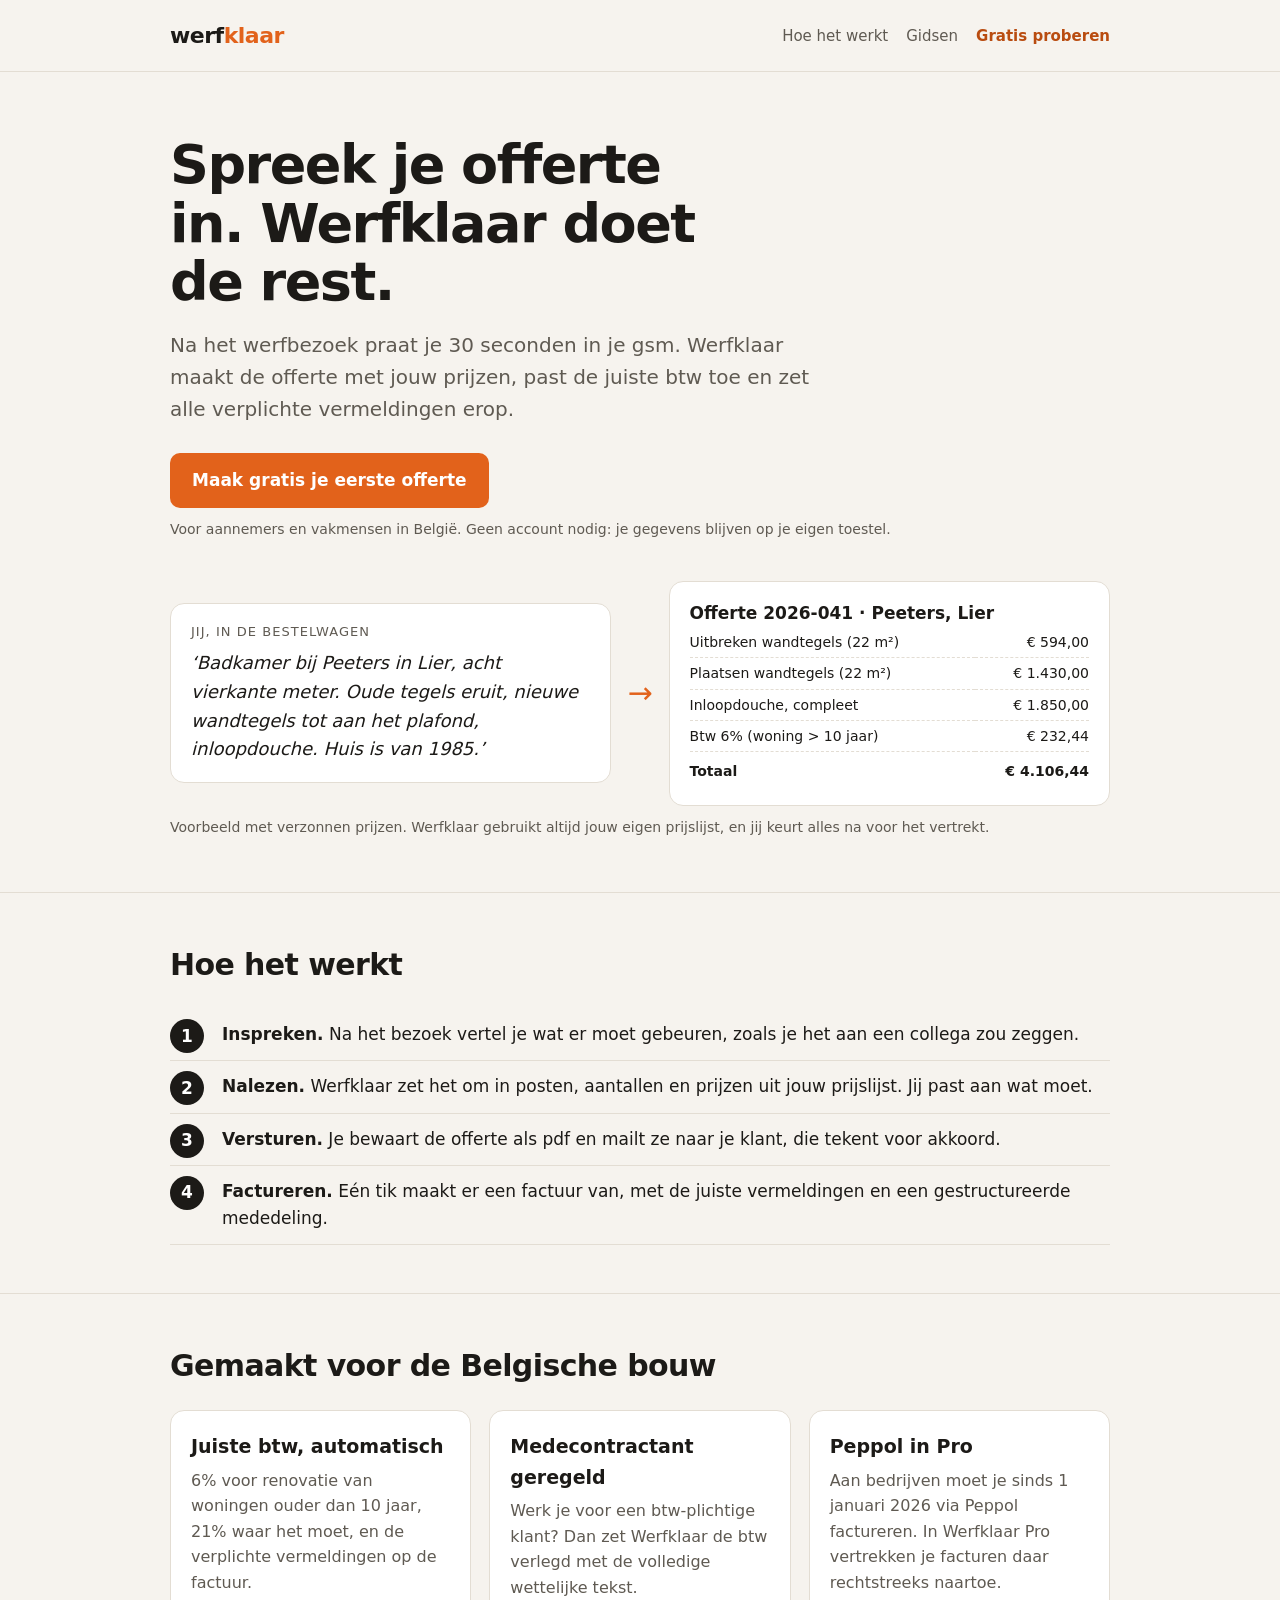
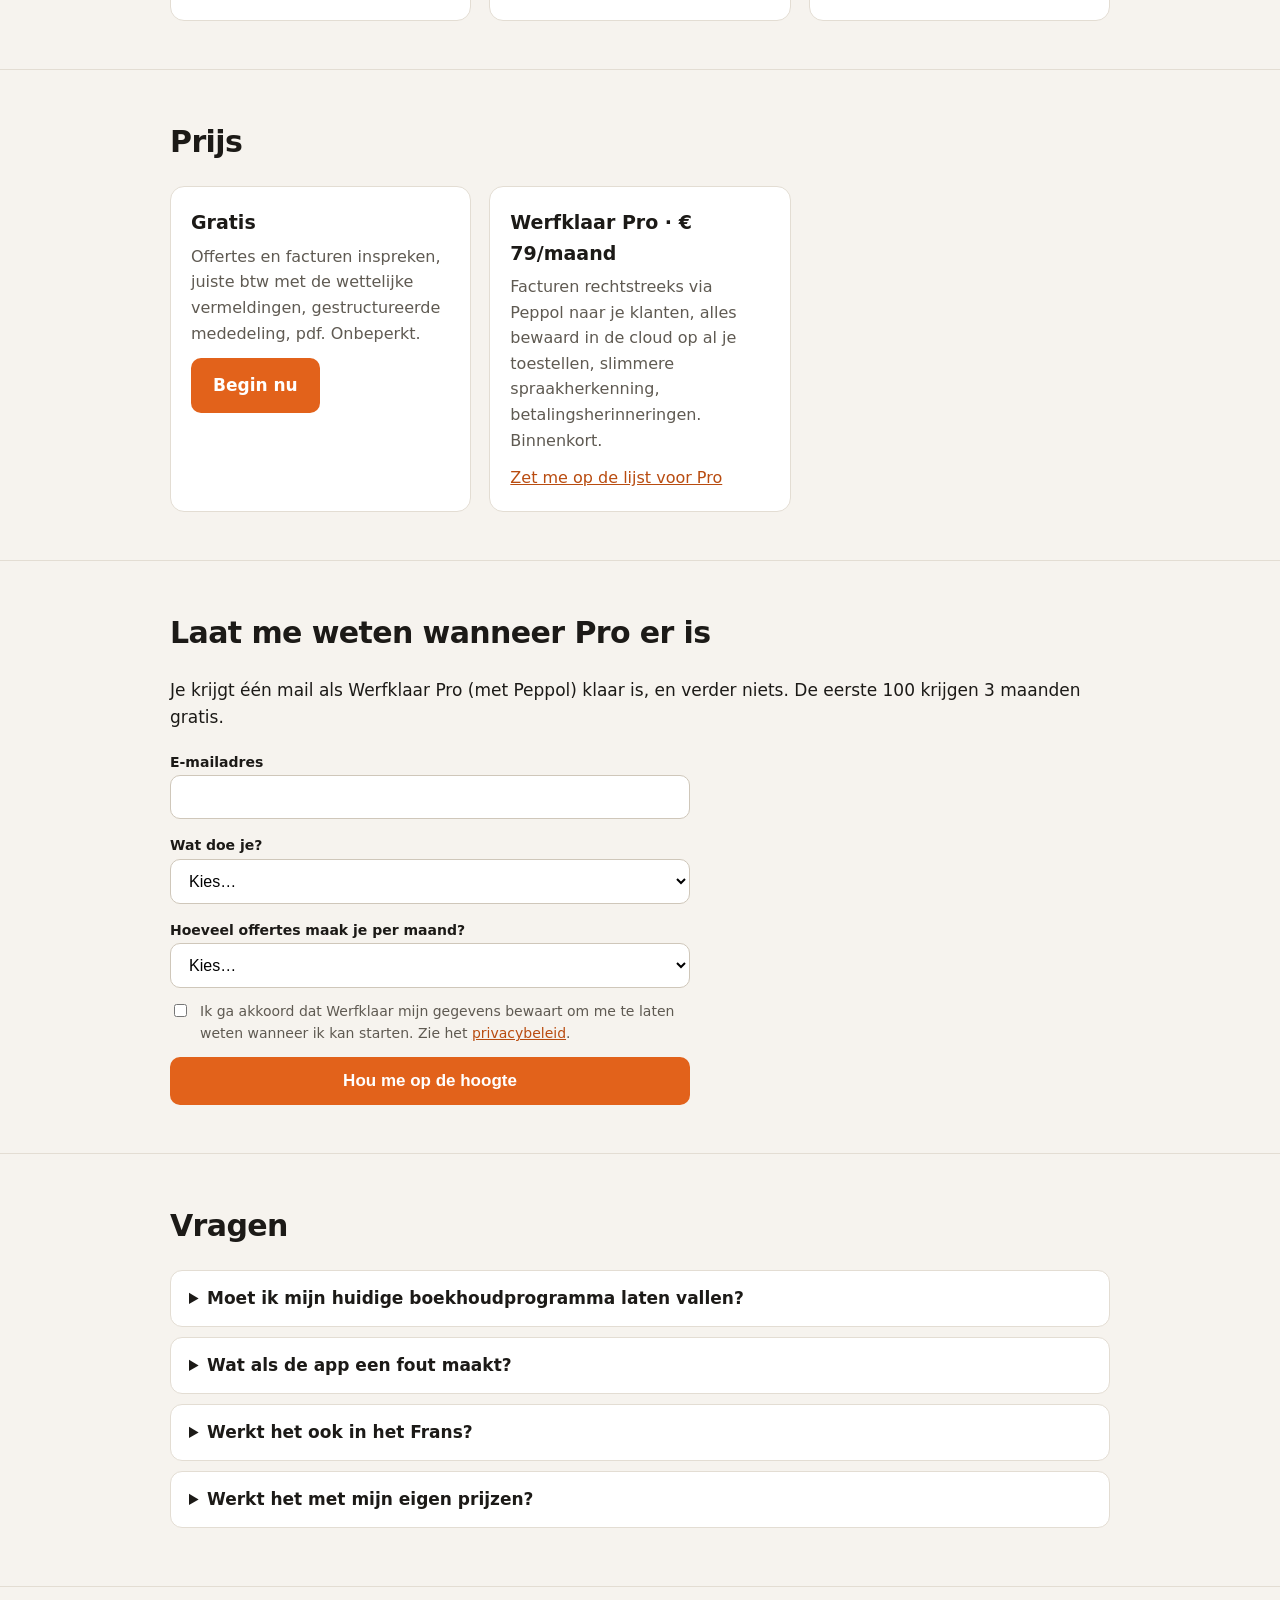
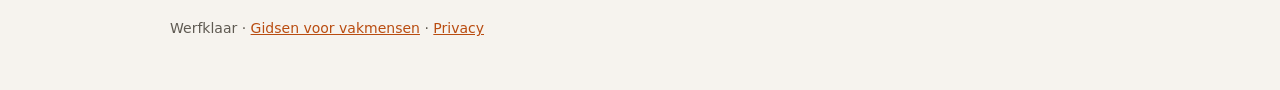
<file: index.html>
<!DOCTYPE html>
<html lang="nl-BE">
<head>
<meta charset="utf-8">
<meta name="viewport" content="width=device-width,initial-scale=1">
<title>Werfklaar – Spreek je offerte in, de app doet de rest</title>
<meta name="description" content="Gratis offerte- en factuurtool voor Belgische vakmensen: spreek je werk in, Werfklaar maakt de offerte met jouw prijzen, de juiste btw (6%, 21%, verlegd) en alle verplichte vermeldingen.">
<link rel="stylesheet" href="style.css">
</head>
<body>
<header class="top"><div class="wrap">
  <a class="logo" href="./">werf<span>klaar</span></a>
  <nav><a class="hide-m" href="#hoe">Hoe het werkt</a><a class="hide-m" href="gidsen.html">Gidsen</a><a href="app.html"><strong style="color:var(--accent-dark)">Gratis proberen</strong></a></nav>
</div></header>

<main>
<div class="wrap hero">
  <h1>Spreek je offerte in. Werfklaar doet de rest.</h1>
  <p class="lead">Na het werfbezoek praat je 30 seconden in je gsm. Werfklaar maakt de offerte met jouw prijzen, past de juiste btw toe en zet alle verplichte vermeldingen erop.</p>
  <a class="btn" href="app.html">Maak gratis je eerste offerte</a>
  <p class="note">Voor aannemers en vakmensen in België. Geen account nodig: je gegevens blijven op je eigen toestel.</p>

  <div class="demo" aria-label="Voorbeeld">
    <div class="bubble">
      <div class="who">Jij, in de bestelwagen</div>
      <q>Badkamer bij Peeters in Lier, acht vierkante meter. Oude tegels eruit, nieuwe wandtegels tot aan het plafond, inloopdouche. Huis is van 1985.</q>
    </div>
    <div class="arrow" aria-hidden="true">&rarr;</div>
    <div class="doc">
      <strong>Offerte 2026-041 · Peeters, Lier</strong>
      <table>
        <tr><td>Uitbreken wandtegels (22 m²)</td><td>€ 594,00</td></tr>
        <tr><td>Plaatsen wandtegels (22 m²)</td><td>€ 1.430,00</td></tr>
        <tr><td>Inloopdouche, compleet</td><td>€ 1.850,00</td></tr>
        <tr><td>Btw 6% (woning &gt; 10 jaar)</td><td>€ 232,44</td></tr>
        <tr class="tot"><td>Totaal</td><td>€ 4.106,44</td></tr>
      </table>
    </div>
  </div>
  <p class="note">Voorbeeld met verzonnen prijzen. Werfklaar gebruikt altijd jouw eigen prijslijst, en jij keurt alles na voor het vertrekt.</p>
</div>

<section id="hoe"><div class="wrap">
  <h2>Hoe het werkt</h2>
  <ol class="steps">
    <li><strong>Inspreken.</strong> Na het bezoek vertel je wat er moet gebeuren, zoals je het aan een collega zou zeggen.</li>
    <li><strong>Nalezen.</strong> Werfklaar zet het om in posten, aantallen en prijzen uit jouw prijslijst. Jij past aan wat moet.</li>
    <li><strong>Versturen.</strong> Je bewaart de offerte als pdf en mailt ze naar je klant, die tekent voor akkoord.</li>
    <li><strong>Factureren.</strong> Eén tik maakt er een factuur van, met de juiste vermeldingen en een gestructureerde mededeling.</li>
  </ol>
</div></section>

<section><div class="wrap">
  <h2>Gemaakt voor de Belgische bouw</h2>
  <div class="grid3">
    <div class="card"><h3>Juiste btw, automatisch</h3><p>6% voor renovatie van woningen ouder dan 10 jaar, 21% waar het moet, en de verplichte vermeldingen op de factuur.</p></div>
    <div class="card"><h3>Medecontractant geregeld</h3><p>Werk je voor een btw-plichtige klant? Dan zet Werfklaar de btw verlegd met de volledige wettelijke tekst.</p></div>
    <div class="card"><h3>Peppol in Pro</h3><p>Aan bedrijven moet je sinds 1 januari 2026 via Peppol factureren. In Werfklaar Pro vertrekken je facturen daar rechtstreeks naartoe.</p></div>
  </div>
</div></section>

<section><div class="wrap">
  <h2>Prijs</h2>
  <div class="grid3">
    <div class="card"><h3>Gratis</h3><p>Offertes en facturen inspreken, juiste btw met de wettelijke vermeldingen, gestructureerde mededeling, pdf. Onbeperkt.</p><p style="margin-top:12px"><a class="btn" href="app.html">Begin nu</a></p></div>
    <div class="card"><h3>Werfklaar Pro · € 79/maand</h3><p>Facturen rechtstreeks via Peppol naar je klanten, alles bewaard in de cloud op al je toestellen, slimmere spraakherkenning, betalingsherinneringen. Binnenkort.</p><p style="margin-top:12px"><a href="#wachtlijst">Zet me op de lijst voor Pro</a></p></div>
  </div>
</div></section>

<section id="wachtlijst"><div class="wrap">
  <h2>Laat me weten wanneer Pro er is</h2>
  <p>Je krijgt één mail als Werfklaar Pro (met Peppol) klaar is, en verder niets. De eerste 100 krijgen 3 maanden gratis.</p>
  <form class="wait" id="waitForm">
    <div><label for="email">E-mailadres</label><input id="email" name="email" type="email" required autocomplete="email"></div>
    <div><label for="beroep">Wat doe je?</label>
      <select id="beroep" name="beroep" required>
        <option value="">Kies…</option>
        <option>Algemene aannemer / renovatie</option>
        <option>Tegelzetter</option>
        <option>Sanitair / verwarming</option>
        <option>Elektricien</option>
        <option>Schilder</option>
        <option>Dakwerker</option>
        <option>Schrijnwerker</option>
        <option>Tuinaannemer</option>
        <option>Iets anders</option>
      </select></div>
    <div><label for="offertes">Hoeveel offertes maak je per maand?</label>
      <select id="offertes" name="offertes" required>
        <option value="">Kies…</option><option>1 tot 5</option><option>6 tot 15</option><option>16 tot 40</option><option>Meer dan 40</option>
      </select></div>
    <label class="check"><input type="checkbox" required> <span>Ik ga akkoord dat Werfklaar mijn gegevens bewaart om me te laten weten wanneer ik kan starten. Zie het <a href="privacy.html">privacybeleid</a>.</span></label>
    <button class="btn" type="submit">Hou me op de hoogte</button>
    <div class="ok" id="ok">Je staat op de lijst. Intussen kun je de <a href="app.html">gratis versie</a> al gebruiken.</div>
  </form>
</div></section>

<section class="faq"><div class="wrap">
  <h2>Vragen</h2>
  <details><summary>Moet ik mijn huidige boekhoudprogramma laten vallen?</summary><p>Nee. Werfklaar doet offertes en verkoopfacturen. Je boekhouder kan die gewoon blijven ontvangen.</p></details>
  <details><summary>Wat als de app een fout maakt?</summary><p>Niets vertrekt zonder dat jij het nagelezen en bevestigd hebt. Jij blijft verantwoordelijk voor wat je verstuurt, net zoals nu.</p></details>
  <details><summary>Werkt het ook in het Frans?</summary><p>Eerst in het Nederlands. Een Franse versie volgt.</p></details>
  <details><summary>Werkt het met mijn eigen prijzen?</summary><p>Ja. Je zet je prijslijst er één keer in, of je laat een paar oude offertes inlezen.</p></details>
</div></section>
</main>

<footer><div class="wrap">
  Werfklaar · <a href="gidsen.html">Gidsen voor vakmensen</a> · <a href="privacy.html">Privacy</a>
</div></footer>

<script>
// Wachtlijst: verstuurt naar het Google Form "Werfklaar wachtlijst".
const FORM_ENDPOINT = "https://docs.google.com/forms/d/e/1FAIpQLScriIVSPLQX8kys0kjFzdmeAcaXcmuc82EOwCuZKncrfkmfSg/formResponse";
const FIELDS = { email: "entry.556828116", beroep: "entry.1283858048", offertes: "entry.183107466" };
document.getElementById('waitForm').addEventListener('submit', async (e) => {
  e.preventDefault();
  const f = e.target;
  if (FORM_ENDPOINT) {
    const body = new URLSearchParams();
    for (const k of Object.keys(FIELDS)) body.append(FIELDS[k], f.elements[k].value);
    try { await fetch(FORM_ENDPOINT, { method: 'POST', mode: 'no-cors', body }); } catch (_) {}
  }
  f.querySelectorAll('input,select,button').forEach(el => el.disabled = true);
  document.getElementById('ok').style.display = 'block';
});
</script>
</body>
</html>
</file>
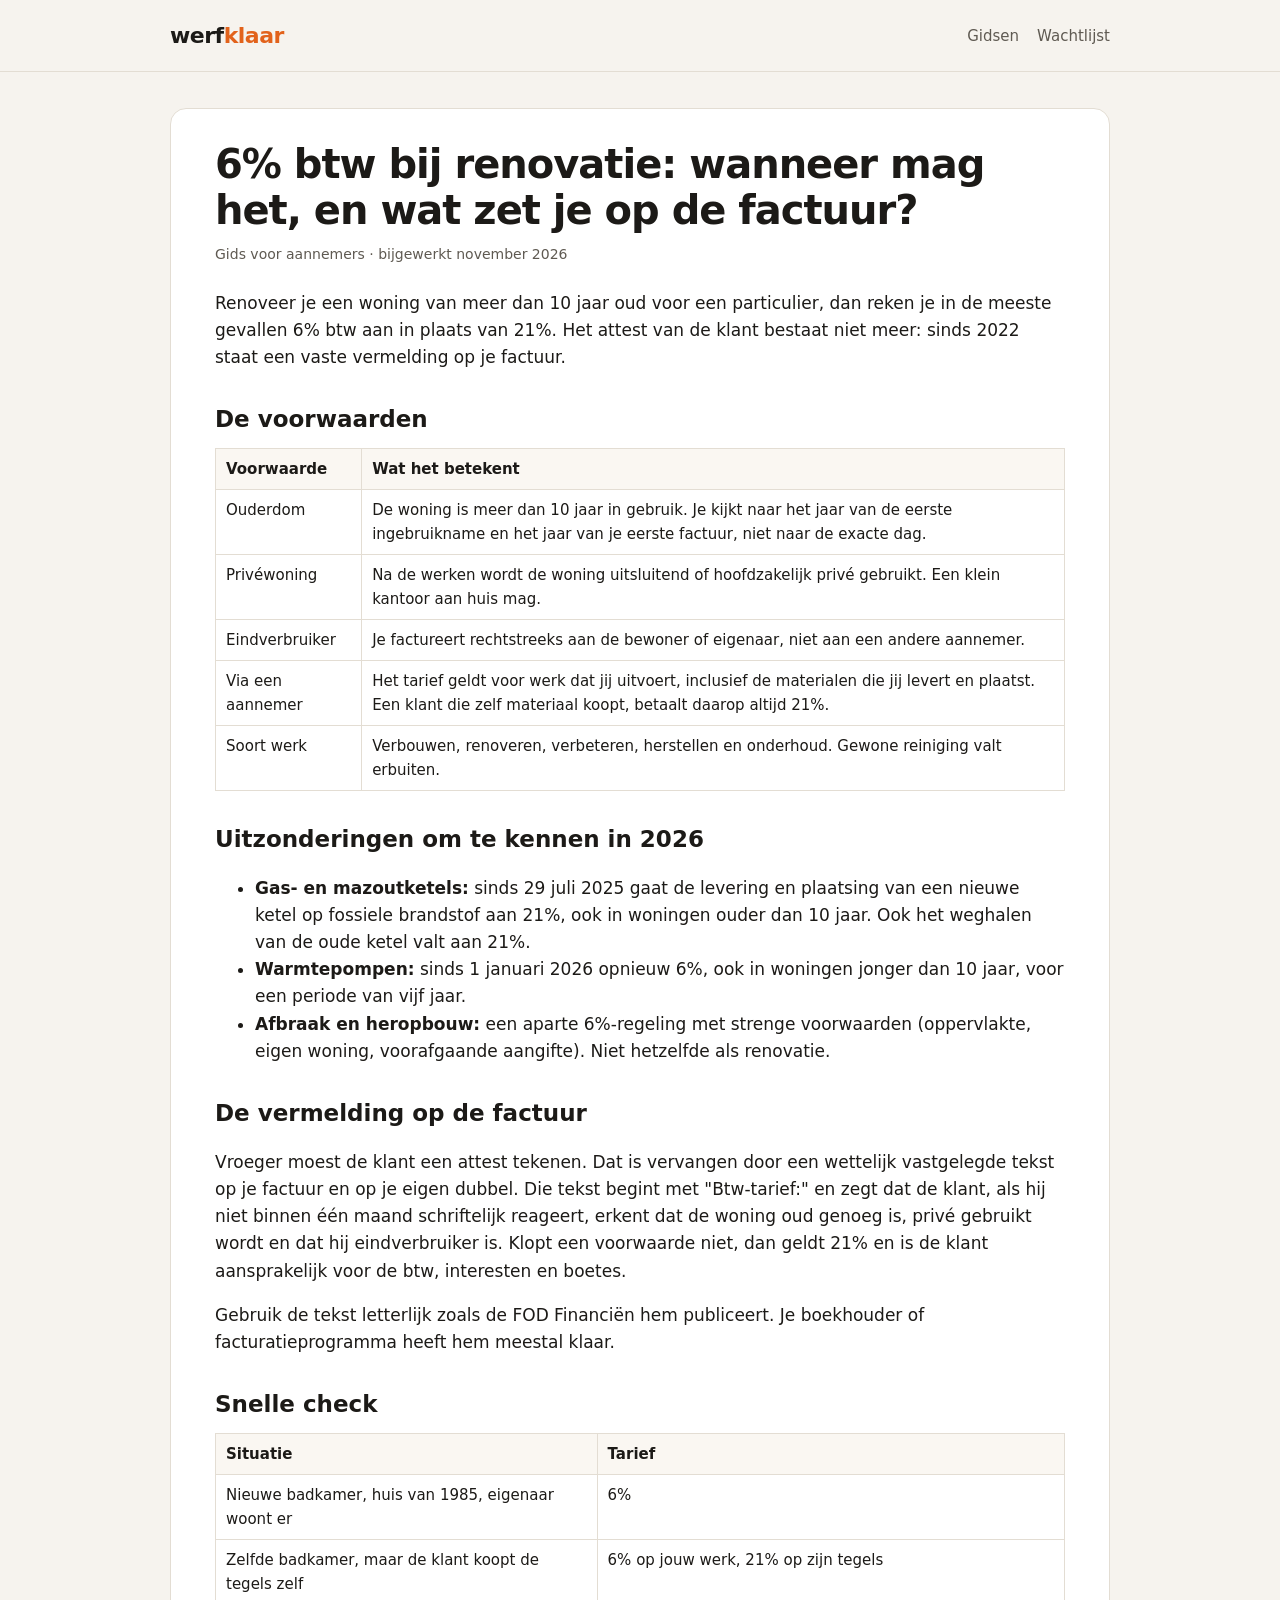
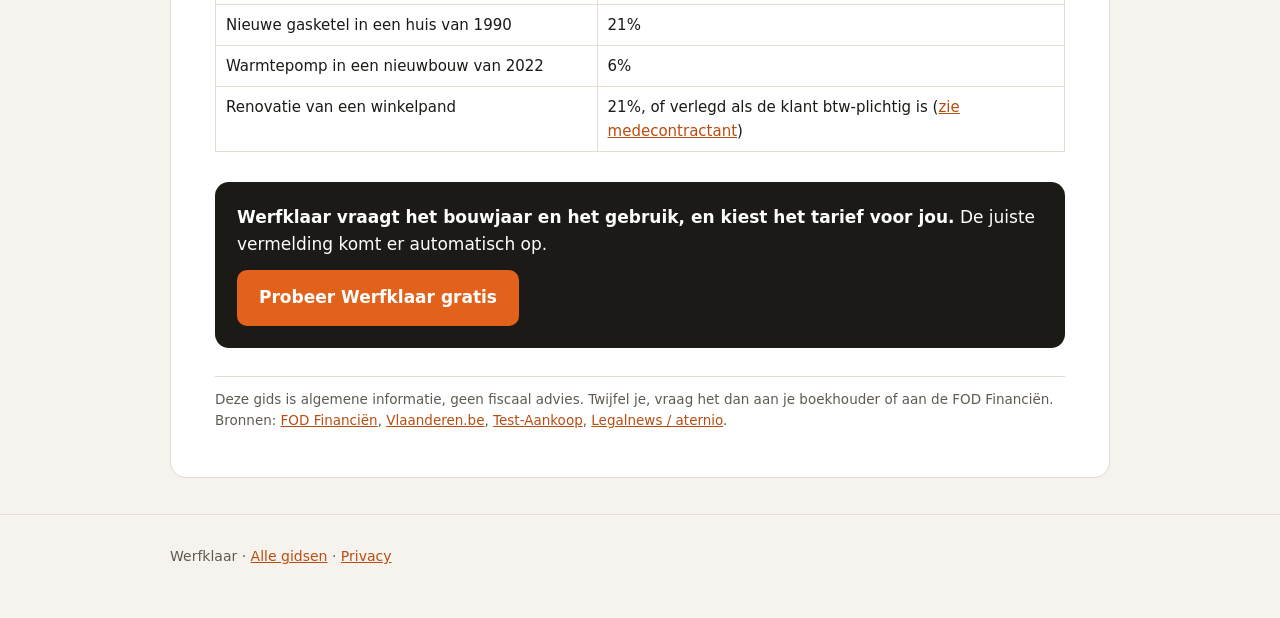
<file: 6-procent-btw-renovatie.html>
<!DOCTYPE html>
<html lang="nl-BE">
<head>
<meta charset="utf-8">
<meta name="viewport" content="width=device-width,initial-scale=1">
<title>6% btw bij renovatie: de voorwaarden en de factuurvermelding voor aannemers (2026) | Werfklaar</title>
<meta name="description" content="Wanneer mag je als aannemer 6% btw aanrekenen bij renovatie? De voorwaarden, de uitzonderingen in 2026 (ketels, warmtepompen) en waarom het attest vervangen is door een vermelding op de factuur.">
<link rel="stylesheet" href="style.css">
</head>
<body>
<header class="top"><div class="wrap">
  <a class="logo" href="index.html">werf<span>klaar</span></a>
  <nav><a href="gidsen.html">Gidsen</a><a href="index.html#wachtlijst">Wachtlijst</a></nav>
</div></header>
<main class="wrap">
<article>
  <h1>6% btw bij renovatie: wanneer mag het, en wat zet je op de factuur?</h1>
  <div class="meta">Gids voor aannemers · bijgewerkt november 2026</div>

  <p>Renoveer je een woning van meer dan 10 jaar oud voor een particulier, dan reken je in de meeste gevallen 6% btw aan in plaats van 21%. Het attest van de klant bestaat niet meer: sinds 2022 staat een vaste vermelding op je factuur.</p>

  <h2>De voorwaarden</h2>
  <table>
    <tr><th>Voorwaarde</th><th>Wat het betekent</th></tr>
    <tr><td>Ouderdom</td><td>De woning is meer dan 10 jaar in gebruik. Je kijkt naar het jaar van de eerste ingebruikname en het jaar van je eerste factuur, niet naar de exacte dag.</td></tr>
    <tr><td>Privéwoning</td><td>Na de werken wordt de woning uitsluitend of hoofdzakelijk privé gebruikt. Een klein kantoor aan huis mag.</td></tr>
    <tr><td>Eindverbruiker</td><td>Je factureert rechtstreeks aan de bewoner of eigenaar, niet aan een andere aannemer.</td></tr>
    <tr><td>Via een aannemer</td><td>Het tarief geldt voor werk dat jij uitvoert, inclusief de materialen die jij levert en plaatst. Een klant die zelf materiaal koopt, betaalt daarop altijd 21%.</td></tr>
    <tr><td>Soort werk</td><td>Verbouwen, renoveren, verbeteren, herstellen en onderhoud. Gewone reiniging valt erbuiten.</td></tr>
  </table>

  <h2>Uitzonderingen om te kennen in 2026</h2>
  <ul>
    <li><strong>Gas- en mazoutketels:</strong> sinds 29 juli 2025 gaat de levering en plaatsing van een nieuwe ketel op fossiele brandstof aan 21%, ook in woningen ouder dan 10 jaar. Ook het weghalen van de oude ketel valt aan 21%.</li>
    <li><strong>Warmtepompen:</strong> sinds 1 januari 2026 opnieuw 6%, ook in woningen jonger dan 10 jaar, voor een periode van vijf jaar.</li>
    <li><strong>Afbraak en heropbouw:</strong> een aparte 6%-regeling met strenge voorwaarden (oppervlakte, eigen woning, voorafgaande aangifte). Niet hetzelfde als renovatie.</li>
  </ul>

  <h2>De vermelding op de factuur</h2>
  <p>Vroeger moest de klant een attest tekenen. Dat is vervangen door een wettelijk vastgelegde tekst op je factuur en op je eigen dubbel. Die tekst begint met "Btw-tarief:" en zegt dat de klant, als hij niet binnen één maand schriftelijk reageert, erkent dat de woning oud genoeg is, privé gebruikt wordt en dat hij eindverbruiker is. Klopt een voorwaarde niet, dan geldt 21% en is de klant aansprakelijk voor de btw, interesten en boetes.</p>
  <p>Gebruik de tekst letterlijk zoals de FOD Financiën hem publiceert. Je boekhouder of facturatieprogramma heeft hem meestal klaar.</p>

  <h2>Snelle check</h2>
  <table>
    <tr><th>Situatie</th><th>Tarief</th></tr>
    <tr><td>Nieuwe badkamer, huis van 1985, eigenaar woont er</td><td>6%</td></tr>
    <tr><td>Zelfde badkamer, maar de klant koopt de tegels zelf</td><td>6% op jouw werk, 21% op zijn tegels</td></tr>
    <tr><td>Nieuwe gasketel in een huis van 1990</td><td>21%</td></tr>
    <tr><td>Warmtepomp in een nieuwbouw van 2022</td><td>6%</td></tr>
    <tr><td>Renovatie van een winkelpand</td><td>21%, of verlegd als de klant btw-plichtig is (<a href="btw-verlegd-medecontractant.html">zie medecontractant</a>)</td></tr>
  </table>

  <div class="cta">
    <p><strong>Werfklaar vraagt het bouwjaar en het gebruik, en kiest het tarief voor jou.</strong> De juiste vermelding komt er automatisch op.</p>
    <a class="btn" href="app.html">Probeer Werfklaar gratis</a>
  </div>

  <p class="disclaimer">Deze gids is algemene informatie, geen fiscaal advies. Twijfel je, vraag het dan aan je boekhouder of aan de FOD Financiën. Bronnen: <a href="https://fin.belgium.be/nl/particulieren/woning/bouwen-verbouwen/verbouwen/verbouwen-btw-tarief">FOD Financiën</a>, <a href="https://www.vlaanderen.be/bouwen-wonen-en-energie/bouwen-en-verbouwen/btw-tarief-van-6-bij-renovatie-en-sloop-en-heropbouw-van-woningen">Vlaanderen.be</a>, <a href="https://www.test-aankoop.be/geld/belastingen/dossier/btw-voor-werkzaamheden-aan-de-woning-belgie">Test-Aankoop</a>, <a href="https://legalnews.be/bouw-vastgoed/renovatie-aan-6-btw-verklaring-op-factuur-vervangt-attest-aternio/">Legalnews / aternio</a>.</p>
</article>
</main>
<footer><div class="wrap">Werfklaar · <a href="gidsen.html">Alle gidsen</a> · <a href="privacy.html">Privacy</a></div></footer>
</body>
</html>
</file>
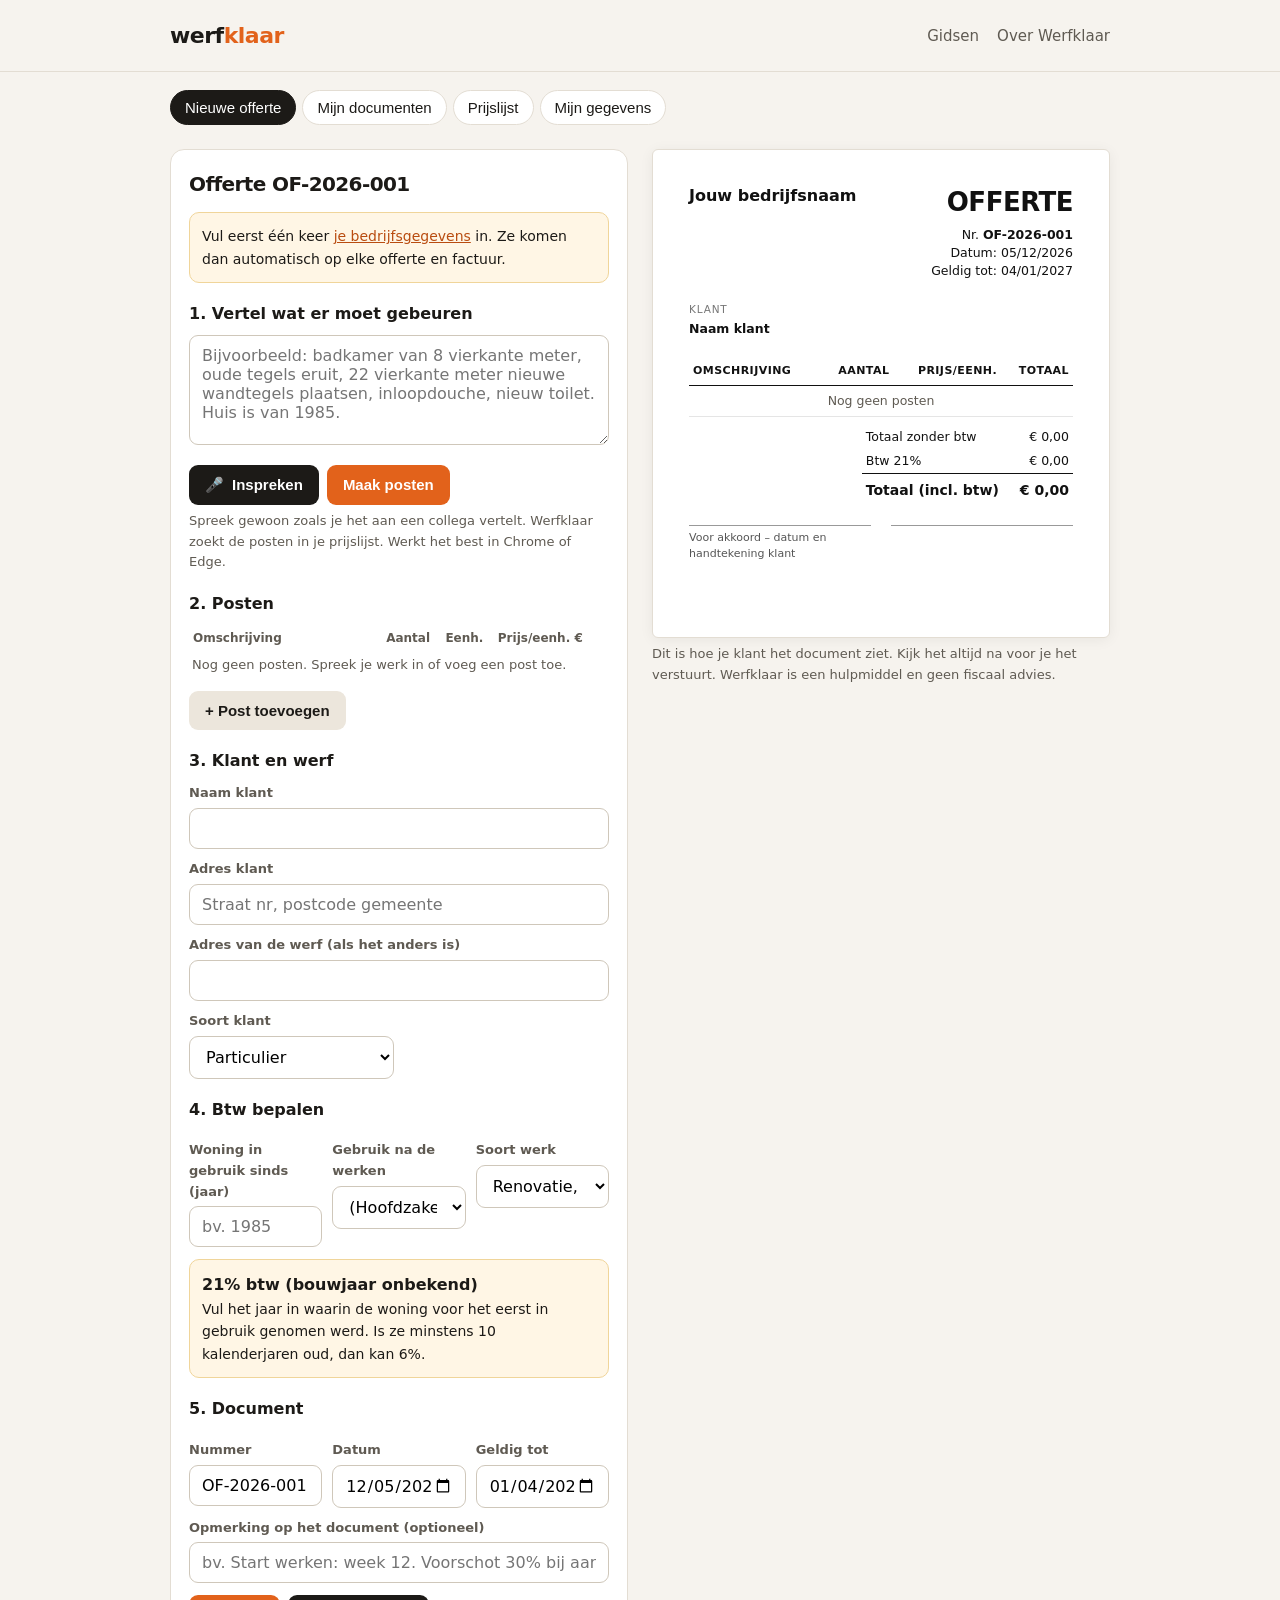
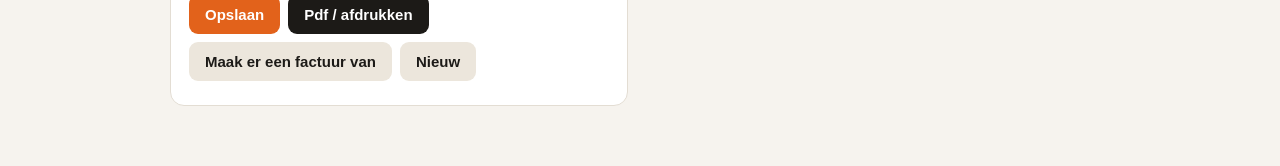
<file: app.html>
<!DOCTYPE html>
<html lang="nl-BE">
<head>
<meta charset="utf-8">
<meta name="viewport" content="width=device-width,initial-scale=1">
<title>Werfklaar – Offerte en factuur inspreken (gratis)</title>
<meta name="description" content="Gratis offerte- en factuurtool voor Belgische vakmensen: spreek je werk in, Werfklaar maakt de offerte met jouw prijzen, kiest de juiste btw (6%, 21% of verlegd) en zet de verplichte vermeldingen erop.">
<link rel="stylesheet" href="style.css">
<style>
.app>section{border:0;padding:0}
.row2>div,.row3>div{min-width:0}
.app{display:grid;grid-template-columns:minmax(0,1fr) minmax(0,1fr);gap:24px;padding:24px 0 60px}
.tabs{display:flex;gap:6px;flex-wrap:wrap;margin:18px 0 0}
.tabs button{border:1px solid var(--line);background:#fff;border-radius:999px;padding:8px 14px;font-size:15px;cursor:pointer;color:var(--ink)}
.tabs button.on{background:var(--ink);color:#fff;border-color:var(--ink)}
.panel{background:#fff;border:1px solid var(--line);border-radius:14px;padding:18px}
.panel h2{font-size:20px;margin:0 0 12px}
.panel h3{font-size:16px;margin:18px 0 8px}
label.f{display:block;font-size:13px;font-weight:600;margin:10px 0 4px;color:var(--muted)}
.panel input,.panel select,.panel textarea{width:100%;padding:10px 12px;border:1px solid #cfc7ba;border-radius:9px;font-size:16px;font-family:inherit;background:#fff}
.panel textarea{min-height:110px;resize:vertical}
.row2{display:grid;grid-template-columns:1fr 1fr;gap:10px}
.row3{display:grid;grid-template-columns:1fr 1fr 1fr;gap:10px}
.btns{display:flex;gap:8px;flex-wrap:wrap;margin-top:12px}
.b{border:0;border-radius:9px;padding:11px 16px;font-size:15px;font-weight:700;cursor:pointer;background:#ece6dc;color:var(--ink)}
.b.p{background:var(--accent);color:#fff}
.b.d{background:var(--ink);color:#fff}
.b:disabled{opacity:.5;cursor:default}
.mic{display:inline-flex;align-items:center;gap:8px}
.mic.rec{background:#c62828;color:#fff;animation:pulse 1.2s infinite}
@keyframes pulse{50%{opacity:.75}}
table.lines{width:100%;border-collapse:collapse;font-size:14px;margin-top:6px}
table.lines th{text-align:left;font-size:12px;color:var(--muted);font-weight:600;padding:4px}
table.lines td{padding:3px}
table.lines input{padding:7px 8px;font-size:14px}
table.lines td.x button{border:0;background:none;font-size:18px;cursor:pointer;color:#a33}
tr.warn input{border-color:#e0a100;background:#fffaf0}
.hint{font-size:13px;color:var(--muted);margin-top:6px}
.vat{border-radius:10px;padding:12px;margin-top:12px;font-size:14px}
.vat.v-ok{background:#e9f5ee;border:1px solid #bfe0cb}
.vat.v-inf{background:#eef4fb;border:1px solid #c8daf0}
.vat.v-w{background:#fff6e5;border:1px solid #f0d59a}
.vat strong{font-size:16px}
.list .it{display:flex;justify-content:space-between;gap:10px;padding:10px 0;border-bottom:1px solid var(--line);align-items:center}
.list .it small{color:var(--muted)}
/* Document */
.paper{background:#fff;border:1px solid var(--line);border-radius:6px;padding:34px 36px;font-size:12.5px;line-height:1.45;color:#111;box-shadow:0 2px 14px rgba(0,0,0,.06)}
.paper .hd{display:flex;justify-content:space-between;gap:20px;margin-bottom:22px}
.paper .co{font-size:12px}
.paper .co strong{font-size:16px;display:block;margin-bottom:2px}
.paper .tt{text-align:right}
.paper .tt h1{font-size:26px;letter-spacing:-.5px;margin:0 0 4px;color:#111}
.paper .parties{display:grid;grid-template-columns:1fr 1fr;gap:20px;margin-bottom:18px}
.paper .lbl{font-size:10.5px;text-transform:uppercase;letter-spacing:.08em;color:#777;margin-bottom:3px}
.paper table{width:100%;border-collapse:collapse;margin:8px 0}
.paper th{text-align:left;border-bottom:1.5px solid #111;padding:6px 4px;font-size:11px;text-transform:uppercase;letter-spacing:.04em}
.paper td{border-bottom:1px solid #e5e5e5;padding:6px 4px;vertical-align:top}
.paper td.n,.paper th.n{text-align:right;white-space:nowrap}
.paper .tot{margin-left:auto;width:55%}
.paper .tot td{border:0;padding:3px 4px}
.paper .tot tr.g td{border-top:1.5px solid #111;font-weight:700;font-size:14px;padding-top:6px}
.paper .legal{margin-top:16px;font-size:10.5px;color:#333;border:1px solid #ddd;border-radius:4px;padding:8px 10px}
.paper .pay{margin-top:14px;padding:10px;background:#f6f6f6;border-radius:4px}
.paper .ogm{font-family:ui-monospace,Menlo,Consolas,monospace;font-weight:700;font-size:14px}
.paper .foot{margin-top:18px;font-size:10px;color:#777;text-align:center}
.paper .sign{display:grid;grid-template-columns:1fr 1fr;gap:20px;margin-top:22px}
.paper .sign div{border-top:1px solid #999;padding-top:4px;font-size:11px;color:#555;height:60px}
.empty{color:var(--muted);text-align:center;padding:40px 10px}
.toast{position:fixed;bottom:18px;left:50%;transform:translateX(-50%);background:var(--ink);color:#fff;padding:10px 16px;border-radius:10px;font-size:14px;display:none;z-index:9}
@media (max-width:900px){.app{grid-template-columns:1fr}.row3{grid-template-columns:1fr 1fr}}
@media print{
  header.top,.tabs,.side,.noprint,footer,.toast{display:none!important}
  body{background:#fff}
  .app{display:block;padding:0}
  .wrap{max-width:none;padding:0}
  .paper{border:0;box-shadow:none;padding:0;font-size:11.5px}
  @page{size:A4;margin:16mm}
}
</style>
</head>
<body>
<header class="top"><div class="wrap">
  <a class="logo" href="index.html">werf<span>klaar</span></a>
  <nav><a class="hide-m" href="gidsen.html">Gidsen</a><a href="index.html">Over Werfklaar</a></nav>
</div></header>

<main class="wrap">
  <div class="tabs noprint" id="tabs">
    <button data-v="doc" class="on">Nieuwe offerte</button>
    <button data-v="docs">Mijn documenten</button>
    <button data-v="prices">Prijslijst</button>
    <button data-v="me">Mijn gegevens</button>
  </div>

  <div class="app">
    <section class="side">
      <!-- NIEUW DOCUMENT -->
      <div class="panel" data-view="doc">
        <h2 id="docTitle">Nieuwe offerte</h2>
        <div id="setupNote" class="vat v-w" style="display:none;margin-top:0;margin-bottom:12px">Vul eerst één keer <a href="#" data-go="me">je bedrijfsgegevens</a> in. Ze komen dan automatisch op elke offerte en factuur.</div>

        <h3>1. Vertel wat er moet gebeuren</h3>
        <textarea id="speech" placeholder="Bijvoorbeeld: badkamer van 8 vierkante meter, oude tegels eruit, 22 vierkante meter nieuwe wandtegels plaatsen, inloopdouche, nieuw toilet. Huis is van 1985."></textarea>
        <div class="btns">
          <button class="b d mic" id="micBtn" type="button">🎤 <span>Inspreken</span></button>
          <button class="b p" id="parseBtn" type="button">Maak posten</button>
        </div>
        <div class="hint" id="micHint">Spreek gewoon zoals je het aan een collega vertelt. Werfklaar zoekt de posten in je prijslijst. Werkt het best in Chrome of Edge.</div>

        <h3>2. Posten</h3>
        <table class="lines"><thead><tr><th style="width:46%">Omschrijving</th><th>Aantal</th><th>Eenh.</th><th>Prijs/eenh. €</th><th></th></tr></thead><tbody id="lines"></tbody></table>
        <div class="btns"><button class="b" id="addLine" type="button">+ Post toevoegen</button></div>

        <h3>3. Klant en werf</h3>
        <label class="f">Naam klant</label><input id="cName">
        <label class="f">Adres klant</label><input id="cAddr" placeholder="Straat nr, postcode gemeente">
        <label class="f">Adres van de werf (als het anders is)</label><input id="cSite">
        <div class="row2">
          <div><label class="f">Soort klant</label>
            <select id="cType">
              <option value="part">Particulier</option>
              <option value="btw">Bedrijf/zelfstandige met periodieke btw-aangifte</option>
              <option value="klein">Kleine onderneming (vrijgesteld) of vereniging zonder btw</option>
            </select></div>
          <div id="cVatWrap" style="display:none"><label class="f">Btw-nummer klant</label><input id="cVat" placeholder="BE0123.456.789"></div>
        </div>

        <h3>4. Btw bepalen</h3>
        <div class="row3">
          <div><label class="f">Woning in gebruik sinds (jaar)</label><input id="year" inputmode="numeric" placeholder="bv. 1985"></div>
          <div><label class="f">Gebruik na de werken</label>
            <select id="use"><option value="priv">(Hoofdzakelijk) privéwoning</option><option value="pro">Beroepsmatig / geen woning</option></select></div>
          <div><label class="f">Soort werk</label>
            <select id="work">
              <option value="reno">Renovatie, herstelling, onderhoud</option>
              <option value="new">Nieuwbouw</option>
              <option value="hp">Warmtepomp leveren + plaatsen</option>
              <option value="fossil">Nieuwe gas- of mazoutketel</option>
            </select></div>
        </div>
        <div id="vatBox" class="vat v-inf"></div>

        <h3>5. Document</h3>
        <div class="row3">
          <div><label class="f">Nummer</label><input id="dNum"></div>
          <div><label class="f">Datum</label><input id="dDate" type="date"></div>
          <div><label class="f" id="dueLbl">Geldig tot</label><input id="dDue" type="date"></div>
        </div>
        <label class="f">Opmerking op het document (optioneel)</label>
        <input id="dNote" placeholder="bv. Start werken: week 12. Voorschot 30% bij aanvang.">
        <div class="btns">
          <button class="b p" id="saveBtn" type="button">Opslaan</button>
          <button class="b d" id="printBtn" type="button">Pdf / afdrukken</button>
          <button class="b" id="toInvoice" type="button">Maak er een factuur van</button>
          <button class="b" id="newBtn" type="button">Nieuw</button>
        </div>
        <div class="hint" id="peppolHint"></div>
      </div>

      <!-- DOCUMENTEN -->
      <div class="panel list" data-view="docs" hidden>
        <h2>Mijn documenten</h2>
        <div id="docList"></div>
        <div class="hint">Alles wordt alleen op dit toestel bewaard, in je browser. Niets gaat naar een server.</div>
        <div class="btns"><button class="b" id="exportBtn" type="button">Back-up downloaden</button><label class="b" style="display:inline-block">Back-up terugzetten<input type="file" id="importFile" accept="application/json" hidden></label></div>
      </div>

      <!-- PRIJSLIJST -->
      <div class="panel" data-view="prices" hidden>
        <h2>Prijslijst</h2>
        <div class="hint" style="margin-top:0">Zet hier je eigen prijzen (zonder btw). Bij "Herken aan" zet je woorden waarmee je het werk benoemt, gescheiden door komma's. De voorbeeldprijzen zijn geen richtprijzen.</div>
        <table class="lines"><thead><tr><th style="width:34%">Omschrijving</th><th>Eenh.</th><th>Prijs €</th><th style="width:34%">Herken aan</th><th></th></tr></thead><tbody id="priceRows"></tbody></table>
        <div class="btns"><button class="b" id="addPrice" type="button">+ Prijs toevoegen</button><button class="b p" id="savePrices" type="button">Prijslijst opslaan</button></div>
      </div>

      <!-- GEGEVENS -->
      <div class="panel" data-view="me" hidden>
        <h2>Mijn gegevens</h2>
        <label class="f">Bedrijfsnaam of je naam</label><input id="mName">
        <label class="f">Adres</label><input id="mAddr" placeholder="Straat nr, postcode gemeente">
        <div class="row2">
          <div><label class="f">Ondernemingsnummer</label><input id="mKbo" placeholder="0123.456.789"></div>
          <div><label class="f">Btw-regeling</label><select id="mVatReg"><option value="normal">Btw-plichtig (normale regeling)</option><option value="exempt">Vrijstellingsregeling kleine ondernemingen</option></select></div>
        </div>
        <div class="row2">
          <div><label class="f">Rekeningnummer (IBAN)</label><input id="mIban" placeholder="BE00 0000 0000 0000"></div>
          <div><label class="f">BIC (optioneel)</label><input id="mBic"></div>
        </div>
        <div class="row2">
          <div><label class="f">Telefoon</label><input id="mTel"></div>
          <div><label class="f">E-mail</label><input id="mMail" type="email"></div>
        </div>
        <label class="f">Rechtsvorm + RPR (alleen voor vennootschappen)</label><input id="mRpr" placeholder="bv. BV – RPR Gent, afdeling Dendermonde">
        <div class="row2">
          <div><label class="f">Betalingstermijn factuur (dagen)</label><input id="mTerm" inputmode="numeric" value="30"></div>
          <div><label class="f">Geldigheid offerte (dagen)</label><input id="mValid" inputmode="numeric" value="30"></div>
        </div>
        <div class="btns"><button class="b p" id="saveMe" type="button">Opslaan</button></div>
      </div>
    </section>

    <section>
      <div id="paper" class="paper"></div>
      <div class="hint noprint">Dit is hoe je klant het document ziet. Kijk het altijd na voor je het verstuurt. Werfklaar is een hulpmiddel en geen fiscaal advies.</div>
    </section>
  </div>
</main>
<div class="toast" id="toast"></div>

<script>
(function(){
"use strict";
const $=id=>document.getElementById(id);
const LS={get(k,d){try{const v=localStorage.getItem('wk_'+k);return v?JSON.parse(v):d}catch(e){return d}},set(k,v){try{localStorage.setItem('wk_'+k,JSON.stringify(v))}catch(e){}}};
const esc=s=>String(s??'').replace(/[&<>"']/g,c=>({'&':'&amp;','<':'&lt;','>':'&gt;','"':'&quot;',"'":'&#39;'}[c]));
const eur=n=>'€ '+(Math.round((+n||0)*100)/100).toLocaleString('nl-BE',{minimumFractionDigits:2,maximumFractionDigits:2});
const r2=n=>Math.round((+n||0)*100)/100;
const today=()=>new Date().toISOString().slice(0,10);
const addDays=(d,n)=>{const x=new Date(d+'T12:00:00');x.setDate(x.getDate()+(+n||0));return x.toISOString().slice(0,10)};
const fmtDate=d=>{if(!d)return'';const [y,m,dd]=d.split('-');return dd+'/'+m+'/'+y};
function toast(t){const e=$('toast');e.textContent=t;e.style.display='block';clearTimeout(toast.t);toast.t=setTimeout(()=>e.style.display='none',2600)}

/* ---------- Wettelijke vermeldingen ---------- */
const TXT={
  six:'Btw-tarief: Bij gebrek aan schriftelijke betwisting binnen een termijn van één maand vanaf de ontvangst van de factuur, wordt de klant geacht te erkennen dat (1) de werken worden verricht aan een woning waarvan de eerste ingebruikneming heeft plaatsgevonden in een kalenderjaar dat ten minste tien jaar voorafgaat aan de datum van de eerste factuur met betrekking tot die werken, (2) de woning, na uitvoering van die werken, uitsluitend of hoofdzakelijk als privéwoning wordt gebruikt en (3) de werken worden verstrekt en gefactureerd aan een eindverbruiker. Indien minstens één van die voorwaarden niet is voldaan, zal het normale btw-tarief van 21 pct. van toepassing zijn en is de klant ten aanzien van die voorwaarden aansprakelijk voor de betaling van de verschuldigde belasting, interesten en geldboeten.',
  rc:'Verlegging van heffing. Bij gebrek aan schriftelijke betwisting binnen een termijn van één maand na de ontvangst van de factuur, wordt de afnemer geacht te erkennen dat hij een belastingplichtige is gehouden tot de indiening van periodieke aangiften. Als die voorwaarde niet vervuld is, is de afnemer ten aanzien van die voorwaarde aansprakelijk voor de betaling van de verschuldigde belasting, interesten en geldboeten.',
  exempt:'Bijzondere vrijstellingsregeling kleine ondernemingen.'
};

/* ---------- Standaard prijslijst (voorbeelden) ---------- */
const DEFAULT_PRICES=[
 {d:'Uitbreken bestaande tegels, incl. afvoer',u:'m²',p:27,k:'uitbreken, tegels eruit, oude tegels, afbreken, slopen, uitkappen'},
 {d:'Leveren en plaatsen wandtegels',u:'m²',p:65,k:'wandtegels, muurtegels, wanden betegelen, tegels plaatsen, tegels aan de muur'},
 {d:'Leveren en plaatsen vloertegels',u:'m²',p:60,k:'vloertegels, vloer betegelen, nieuwe vloer'},
 {d:'Inloopdouche, compleet geplaatst',u:'stuk',p:1850,k:'inloopdouche, douche, walk-in'},
 {d:'Badmeubel met lavabo plaatsen',u:'stuk',p:450,k:'lavabo, wastafel, badmeubel, lavabomeubel'},
 {d:'Hangtoilet leveren en plaatsen',u:'stuk',p:690,k:'toilet, wc, hangtoilet'},
 {d:'Bad leveren en plaatsen',u:'stuk',p:950,k:'bad, ligbad, badkuip'},
 {d:'Schilderwerk muren en plafond (2 lagen)',u:'m²',p:18,k:'schilderen, verven, schilderwerk'},
 {d:'Stopcontact bijplaatsen',u:'stuk',p:85,k:'stopcontact, stopcontacten'},
 {d:'Lichtpunt plaatsen',u:'stuk',p:95,k:'lichtpunt, lamp, verlichting, spot, spots'},
 {d:'Container voor puin',u:'stuk',p:290,k:'container, puincontainer'},
 {d:'Werk in regie',u:'uur',p:55,k:'uur, uren, regie, werkuren'}
];

/* ---------- State ---------- */
let me=LS.get('me',{term:30,valid:30,vatReg:'normal'});
let prices=LS.get('prices',null)||DEFAULT_PRICES.map(x=>({...x}));
let docs=LS.get('docs',[]);
let cur=null;

function nextNum(type){
  const y=new Date().getFullYear();
  const key='ctr_'+type+'_'+y;let n=LS.get(key,0)+1;
  const pre=type==='factuur'?'':'OF-';
  return pre+y+'-'+String(n).padStart(3,'0');
}
function bumpNum(type,num){
  const y=new Date().getFullYear();const key='ctr_'+type+'_'+y;
  const m=String(num).match(/(\d+)\s*$/);if(m){const n=+m[1];if(n>LS.get(key,0))LS.set(key,n)}
}
function blankDoc(type){
  type=type||'offerte';
  const d=today();
  return {id:'d'+Date.now(),type,num:nextNum(type),date:d,due:addDays(d,type==='factuur'?(me.term||30):(me.valid||30)),
    lines:[],cName:'',cAddr:'',cSite:'',cType:'part',cVat:'',year:'',use:'priv',work:'reno',note:'',speech:'',ref:''};
}

/* ---------- Btw-beslissing ---------- */
function vatDecision(doc){
  const dYear=+(doc.date||today()).slice(0,4);
  const yr=parseInt(doc.year,10);
  if(me.vatReg==='exempt') return {rate:0,mode:'exempt',label:'Geen btw (vrijstellingsregeling)',why:'Je gebruikt de vrijstellingsregeling voor kleine ondernemingen: je rekent geen btw aan en zet de verplichte vermelding op het document.',text:TXT.exempt,cls:'ok'};
  if(doc.cType==='btw') return {rate:0,mode:'rc',label:'Btw verlegd (medecontractant)',why:'Je klant dient periodieke btw-aangiftes in. Voor werk in onroerende staat reken je geen btw aan: de klant betaalt ze zelf. Het btw-nummer van de klant moet op de factuur.',text:TXT.rc,cls:'ok'};
  if(doc.work==='fossil') return {rate:21,mode:'std',label:'21% btw',why:'Sinds 29 juli 2025 gaan de levering en plaatsing van een nieuwe gas- of mazoutketel aan 21%, ook in oudere woningen.',text:'',cls:'inf'};
  if(doc.work==='new') return {rate:21,mode:'std',label:'21% btw',why:'Nieuwbouw valt in principe onder 21%. (Voor afbraak en heropbouw bestaat een aparte 6%-regeling met strenge voorwaarden. Vraag dat na bij je boekhouder.)',text:'',cls:'inf'};
  if(doc.use!=='priv') return {rate:21,mode:'std',label:'21% btw',why:'Het verlaagde tarief geldt alleen als de woning na de werken (hoofdzakelijk) privé gebruikt wordt.',text:'',cls:'inf'};
  if(doc.work==='hp'){
    if(yr && dYear-yr>=10) return {rate:6,mode:'six',label:'6% btw',why:'Warmtepomp in een woning van minstens 10 jaar, privégebruik, gefactureerd aan de eindverbruiker.',text:TXT.six,cls:'ok'};
    return {rate:6,mode:'hp',label:'6% btw (warmtepomp)',why:'Sinds 1 januari 2026 gaat een warmtepomp voor vijf jaar opnieuw aan 6%, ook in woningen jonger dan 10 jaar. Voor jongere woningen geldt een eigen vermelding: vraag je boekhouder welke tekst je moet gebruiken.',text:'',cls:'w'};
  }
  if(!yr) return {rate:21,mode:'std',label:'21% btw (bouwjaar onbekend)',why:'Vul het jaar in waarin de woning voor het eerst in gebruik genomen werd. Is ze minstens 10 kalenderjaren oud, dan kan 6%.',text:'',cls:'w'};
  if(dYear-yr>=10) return {rate:6,mode:'six',label:'6% btw',why:'Renovatie van een privéwoning die in '+yr+' voor het eerst in gebruik genomen werd (minstens 10 kalenderjaren voor de factuur), gefactureerd aan de eindverbruiker. De wettelijke verklaring komt op het document.',text:TXT.six,cls:'ok'};
  return {rate:21,mode:'std',label:'21% btw',why:'De woning is minder dan 10 kalenderjaren in gebruik ('+yr+'), dus het verlaagde tarief geldt niet.',text:'',cls:'inf'};
}

/* ---------- Gestructureerde mededeling ---------- */
function ogm(seed){
  let digits=String(seed).replace(/\D/g,'');
  digits=(digits+String(Date.now()).slice(-10)).slice(0,10).padStart(10,'0');
  let c=Number(BigInt(digits)%97n);if(c===0)c=97;
  const s=digits+String(c).padStart(2,'0');
  return '+++'+s.slice(0,3)+'/'+s.slice(3,7)+'/'+s.slice(7,12)+'+++';
}

/* ---------- Spraak naar posten ---------- */
const NUMW={'een':1,'één':1,'eén':1,'twee':2,'drie':3,'vier':4,'vijf':5,'zes':6,'zeven':7,'acht':8,'negen':9,'tien':10,'elf':11,'twaalf':12,'dertien':13,'veertien':14,'vijftien':15,'zestien':16,'zeventien':17,'achttien':18,'negentien':19,'twintig':20,'dertig':30,'veertig':40,'vijftig':50,'zestig':60,'zeventig':70,'tachtig':80,'negentig':90,'honderd':100,'anderhalf':1.5,'anderhalve':1.5,'half':0.5,'halve':0.5};
function wordNum(t){
  // "tweeëntwintig", "vijfentwintig"
  const m=t.match(/^(een|twee|drie|vier|vijf|zes|zeven|acht|negen)(?:ën|en)(twintig|dertig|veertig|vijftig|zestig|zeventig|tachtig|negentig)$/);
  if(m)return NUMW[m[1]]+NUMW[m[2]];
  return NUMW[t];
}
function norm(s){return s.toLowerCase().replace(/m2|m²/g,' m2 ').replace(/vierkante meter|vierkante meters|vierkant/g,' m2 ').replace(/lopende meter|strekkende meter/g,' lm ').replace(/[^\p{L}\p{N},.\s-]/gu,' ').replace(/\s+/g,' ').trim()}
function findNumber(chunk){
  const toks=chunk.split(' ');
  for(let i=0;i<toks.length;i++){
    let t=toks[i];
    if(/^\d+([.,]\d+)?$/.test(t)){const v=parseFloat(t.replace(',','.'));if(v>=1900&&v<=2100)continue;return v}
    const w=wordNum(t);if(w!==undefined){
      if(w===100&&i>0){continue}
      return w}
  }
  return null;
}
function parseSpeech(text){
  const out={lines:[],year:null};
  const ym=text.match(/(?:van|uit|in|bouwjaar|gebouwd(?: in)?|sinds)\s+(?:het jaar\s+)?(1[89]\d\d|20[0-2]\d)/i);
  if(ym)out.year=+ym[1];
  let lastArea=null;
  const chunks=text.split(/[.;\n]|,(?!\d)|\s+en\s+(?=(?:een|nieuwe?|\d|oude|de|het)\b)/i).map(s=>norm(s)).filter(s=>s.length>1);
  for(const ch of chunks){
    if(/^(huis|woning|het huis|de woning)\b.*\b(1[89]\d\d|20[0-2]\d)\b/.test(ch) && !/tegel|douche|toilet|schilder/.test(ch))continue;
    const num=findNumber(ch);
    const isArea=/\bm2\b/.test(ch);
    let best=null,bestScore=0;
    prices.forEach((p,idx)=>{
      let sc=0;
      String(p.k||'').toLowerCase().split(',').map(s=>s.trim()).filter(Boolean).forEach(kw=>{
        const re=new RegExp('(^|\\s)'+kw.replace(/[.*+?^${}()|[\]\\]/g,'\\$&')+'(en|s|e)?(?=\\s|$|[,.])','u');
        if(re.test(ch))sc+=kw.split(' ').length*2});
      if(sc>bestScore){bestScore=sc;best=idx}
    });
    if(best===null){
      if(isArea&&num)lastArea=num;
      if(ch.split(' ').length>=3 && !/^(badkamer|keuken|ruimte|kamer)\b/.test(ch)) out.lines.push({d:ch.charAt(0).toUpperCase()+ch.slice(1),q:num||1,u:'stuk',p:0,warn:true});
      else if(isArea&&num){/* alleen oppervlakte genoemd */}
      continue;
    }
    const p=prices[best];let q=num,warn=false;
    if(p.u==='m²'){ if(q==null){q=lastArea;warn=true} else if(isArea) lastArea=q; }
    if(q==null){q=1;warn=p.u!=='stuk'}
    out.lines.push({d:p.d,q:q,u:p.u,p:p.p,warn});
  }
  return out;
}

/* ---------- UI: weergaves ---------- */
document.querySelectorAll('#tabs button').forEach(b=>b.addEventListener('click',()=>show(b.dataset.v)));
document.addEventListener('click',e=>{const g=e.target.closest('[data-go]');if(g){e.preventDefault();show(g.dataset.go)}});
function show(v){
  document.querySelectorAll('#tabs button').forEach(b=>b.classList.toggle('on',b.dataset.v===v));
  document.querySelectorAll('[data-view]').forEach(p=>p.hidden=p.dataset.view!==v);
  if(v==='docs')renderDocs();if(v==='prices')renderPrices();if(v==='me')fillMe();
  window.scrollTo({top:0,behavior:'smooth'});
}

/* ---------- Document bewerken ---------- */
const F=['cName','cAddr','cSite','cType','cVat','year','use','work','note'];
function loadDoc(d){
  cur=d;
  $('docTitle').textContent=(d.type==='factuur'?'Factuur ':'Offerte ')+d.num;
  $('speech').value=d.speech||'';
  F.forEach(k=>{const el=$(k==='note'?'dNote':k);if(el)el.value=d[k]??''});
  $('dNum').value=d.num;$('dDate').value=d.date;$('dDue').value=d.due;
  $('dueLbl').textContent=d.type==='factuur'?'Te betalen tegen':'Geldig tot';
  $('toInvoice').style.display=d.type==='factuur'?'none':'';
  renderLines();sync();
}
function readForm(){
  if(!cur)return;
  F.forEach(k=>{const el=$(k==='note'?'dNote':k);if(el)cur[k]=el.value});
  cur.num=$('dNum').value;cur.date=$('dDate').value;cur.due=$('dDue').value;cur.speech=$('speech').value;
}
function renderLines(){
  const tb=$('lines');tb.innerHTML='';
  cur.lines.forEach((l,i)=>{
    const tr=document.createElement('tr');if(l.warn)tr.className='warn';
    tr.innerHTML=`<td><input data-i="${i}" data-k="d" value="${esc(l.d)}"></td><td><input data-i="${i}" data-k="q" inputmode="decimal" value="${esc(l.q)}"></td><td><input data-i="${i}" data-k="u" value="${esc(l.u)}"></td><td><input data-i="${i}" data-k="p" inputmode="decimal" value="${esc(l.p)}"></td><td class="x"><button data-del="${i}" title="Verwijderen">×</button></td>`;
    tb.appendChild(tr);
  });
  if(!cur.lines.length)tb.innerHTML='<tr><td colspan="5" class="hint">Nog geen posten. Spreek je werk in of voeg een post toe.</td></tr>';
}
$('lines').addEventListener('input',e=>{const t=e.target;if(t.dataset.i==null)return;const l=cur.lines[+t.dataset.i];let v=t.value;if(t.dataset.k==='q'||t.dataset.k==='p')v=parseFloat(String(v).replace(',','.'))||0;l[t.dataset.k]=v;l.warn=false;t.closest('tr').classList.remove('warn');sync()});
$('lines').addEventListener('click',e=>{const b=e.target.closest('[data-del]');if(!b)return;cur.lines.splice(+b.dataset.del,1);renderLines();sync()});
$('addLine').onclick=()=>{cur.lines.push({d:'',q:1,u:'stuk',p:0});renderLines();sync();const ins=$('lines').querySelectorAll('tr:last-child input');if(ins[0])ins[0].focus()};
['speech','cName','cAddr','cSite','cType','cVat','year','use','work','dNote','dNum','dDate','dDue'].forEach(id=>{$(id).addEventListener('input',sync);$(id).addEventListener('change',sync)});
$('parseBtn').onclick=()=>{
  const t=$('speech').value.trim();if(!t){toast('Spreek of typ eerst wat er moet gebeuren.');return}
  const r=parseSpeech(t);
  if(r.year&&!$('year').value){$('year').value=r.year}
  if(!r.lines.length){toast('Ik herkende geen posten. Voeg woorden toe bij "Herken aan" in je prijslijst.');}
  cur.lines=cur.lines.concat(r.lines);renderLines();sync();
  const w=r.lines.filter(l=>l.warn).length;
  toast(r.lines.length+' posten toegevoegd'+(w?', '+w+' om na te kijken (oranje)':''));
};

function totals(doc){
  const v=vatDecision(doc);
  const net=r2(doc.lines.reduce((s,l)=>s+(+l.q||0)*(+l.p||0),0));
  const vat=r2(net*v.rate/100);
  return {v,net,vat,gross:r2(net+vat)};
}
function sync(){
  readForm();
  $('cVatWrap').style.display=cur.cType==='btw'?'':'none';
  const t=totals(cur);
  const box=$('vatBox');box.className='vat v-'+t.v.cls;
  box.innerHTML=`<strong>${esc(t.v.label)}</strong><div>${esc(t.v.why)}</div>`;
  $('setupNote').style.display=me.name?'none':'';
  let ph='';
  if(cur.type==='factuur'&&(cur.cType==='btw'||cur.cType==='klein'))ph='Let op: aan een Belgische onderneming met btw-nummer moet een factuur sinds 1 januari 2026 als e-factuur via Peppol vertrekken. Deze pdf volstaat daarvoor niet. Peppol-verzending komt in de betaalde versie van Werfklaar.';
  $('peppolHint').textContent=ph;
  renderPaper(t);
}
function renderPaper(t){
  const d=cur,isInv=d.type==='factuur';
  const lines=d.lines.filter(l=>l.d||l.p).map(l=>`<tr><td>${esc(l.d)}</td><td class="n">${esc(String(l.q).replace('.',','))} ${esc(l.u)}</td><td class="n">${eur(l.p)}</td><td class="n">${eur((+l.q||0)*(+l.p||0))}</td></tr>`).join('')||'<tr><td colspan="4" class="empty">Nog geen posten</td></tr>';
  const vatRow=t.v.mode==='rc'?`<tr><td>Btw</td><td class="n">verlegd</td></tr>`:t.v.mode==='exempt'?'':`<tr><td>Btw ${t.v.rate}%</td><td class="n">${eur(t.vat)}</td></tr>`;
  const legal=t.v.text?`<div class="legal">${esc(t.v.text)}</div>`:'';
  const pay=isInv?`<div class="pay">Gelieve <strong>${eur(t.gross)}</strong> te betalen tegen <strong>${fmtDate(d.due)}</strong> op rekening <strong>${esc(me.iban||'(IBAN invullen bij Mijn gegevens)')}</strong>${me.bic?' (BIC '+esc(me.bic)+')':''}, met mededeling <span class="ogm">${esc(d.ogm||'')}</span>.</div>`:'';
  const sign=!isInv?`<div class="sign"><div>Voor akkoord – datum en handtekening klant</div><div>${esc(me.name||'')}</div></div>`:'';
  const ref=isInv&&d.ref?`<div>Volgens offerte ${esc(d.ref)}</div>`:'';
  $('paper').innerHTML=`
  <div class="hd">
    <div class="co"><strong>${esc(me.name||'Jouw bedrijfsnaam')}</strong>${esc(me.addr||'')}<br>
      ${me.kbo?(me.vatReg==='exempt'?'Ondernemingsnr. ':'Btw ')+esc(me.vatReg==='exempt'?me.kbo:'BE '+me.kbo):''}${me.rpr?'<br>'+esc(me.rpr):''}
      ${me.tel?'<br>'+esc(me.tel):''}${me.mail?' · '+esc(me.mail):''}</div>
    <div class="tt"><h1>${isInv?'FACTUUR':'OFFERTE'}</h1>
      <div>Nr. <strong>${esc(d.num)}</strong></div>
      <div>Datum: ${fmtDate(d.date)}</div>
      <div>${isInv?'Vervaldatum':'Geldig tot'}: ${fmtDate(d.due)}</div>${ref}</div>
  </div>
  <div class="parties">
    <div><div class="lbl">Klant</div><strong>${esc(d.cName||'Naam klant')}</strong><br>${esc(d.cAddr||'')}${d.cVat?'<br>Btw '+esc(d.cVat):''}</div>
    <div>${d.cSite?'<div class="lbl">Werfadres</div>'+esc(d.cSite):''}</div>
  </div>
  <table><thead><tr><th>Omschrijving</th><th class="n">Aantal</th><th class="n">Prijs/eenh.</th><th class="n">Totaal</th></tr></thead><tbody>${lines}</tbody></table>
  <table class="tot"><tbody>
    <tr><td>Totaal zonder btw</td><td class="n">${eur(t.net)}</td></tr>
    ${vatRow}
    <tr class="g"><td>${isInv?'Te betalen':'Totaal'}${t.v.mode==='std'||t.v.mode==='six'||t.v.mode==='hp'?' (incl. btw)':''}</td><td class="n">${eur(t.gross)}</td></tr>
  </tbody></table>
  ${d.note?'<div style="margin-top:10px">'+esc(d.note)+'</div>':''}
  ${legal}${pay}${sign}
  <div class="foot">${esc(me.name||'')}${me.iban?' · '+esc(me.iban):''}${me.kbo?' · '+esc(me.kbo):''}</div>`;
}

/* ---------- Opslaan, factuur, print ---------- */
function saveCur(silent){
  readForm();
  if(cur.type==='factuur'&&!cur.ogm)cur.ogm=ogm(cur.num);
  const i=docs.findIndex(x=>x.id===cur.id);
  if(i>=0)docs[i]=cur;else docs.unshift(cur);
  LS.set('docs',docs);bumpNum(cur.type,cur.num);
  if(!silent)toast((cur.type==='factuur'?'Factuur':'Offerte')+' opgeslagen');
  sync();
}
$('saveBtn').onclick=()=>saveCur();
$('printBtn').onclick=()=>{saveCur(true);setTimeout(()=>window.print(),50)};
$('newBtn').onclick=()=>{loadDoc(blankDoc('offerte'));toast('Nieuwe offerte')};
$('toInvoice').onclick=()=>{
  saveCur(true);
  const f=JSON.parse(JSON.stringify(cur));
  f.id='d'+Date.now();f.type='factuur';f.ref=cur.num;f.num=nextNum('factuur');f.date=today();f.due=addDays(f.date,me.term||30);f.ogm=ogm(f.num);
  loadDoc(f);saveCur(true);toast('Factuur '+f.num+' gemaakt');
};

/* ---------- Documentenlijst ---------- */
function renderDocs(){
  const el=$('docList');
  if(!docs.length){el.innerHTML='<div class="empty">Nog geen documenten.</div>';return}
  el.innerHTML=docs.map((d,i)=>{const t=totals(d);return `<div class="it"><div><strong>${d.type==='factuur'?'Factuur':'Offerte'} ${esc(d.num)}</strong> · ${esc(d.cName||'zonder naam')}<br><small>${fmtDate(d.date)} · ${eur(t.gross)}</small></div><div><button class="b" data-open="${i}">Openen</button> <button class="b" data-rm="${i}" title="Verwijderen">×</button></div></div>`}).join('');
}
$('docList').addEventListener('click',e=>{
  const o=e.target.closest('[data-open]'),r=e.target.closest('[data-rm]');
  if(o){loadDoc(JSON.parse(JSON.stringify(docs[+o.dataset.open])));show('doc')}
  if(r&&confirm('Dit document verwijderen van dit toestel?')){docs.splice(+r.dataset.rm,1);LS.set('docs',docs);renderDocs()}
});
$('exportBtn').onclick=()=>{
  const blob=new Blob([JSON.stringify({me,prices,docs},null,1)],{type:'application/json'});
  const a=document.createElement('a');a.href=URL.createObjectURL(blob);a.download='werfklaar-backup-'+today()+'.json';a.click();
};
$('importFile').onchange=e=>{
  const f=e.target.files[0];if(!f)return;const rd=new FileReader();
  rd.onload=()=>{try{const j=JSON.parse(rd.result);if(j.me)me=j.me;if(j.prices)prices=j.prices;if(j.docs)docs=j.docs;LS.set('me',me);LS.set('prices',prices);LS.set('docs',docs);renderDocs();sync();toast('Back-up teruggezet')}catch(_){toast('Dit bestand kan ik niet lezen.')}};
  rd.readAsText(f);
};

/* ---------- Prijslijst ---------- */
function renderPrices(){
  $('priceRows').innerHTML=prices.map((p,i)=>`<tr><td><input data-pi="${i}" data-k="d" value="${esc(p.d)}"></td><td><input data-pi="${i}" data-k="u" value="${esc(p.u)}" style="width:70px"></td><td><input data-pi="${i}" data-k="p" inputmode="decimal" value="${esc(p.p)}" style="width:90px"></td><td><input data-pi="${i}" data-k="k" value="${esc(p.k)}"></td><td class="x"><button data-pdel="${i}">×</button></td></tr>`).join('');
}
$('priceRows').addEventListener('input',e=>{const t=e.target;if(t.dataset.pi==null)return;let v=t.value;if(t.dataset.k==='p')v=parseFloat(v.replace(',','.'))||0;prices[+t.dataset.pi][t.dataset.k]=v});
$('priceRows').addEventListener('click',e=>{const b=e.target.closest('[data-pdel]');if(!b)return;prices.splice(+b.dataset.pdel,1);renderPrices()});
$('addPrice').onclick=()=>{prices.push({d:'',u:'stuk',p:0,k:''});renderPrices()};
$('savePrices').onclick=()=>{LS.set('prices',prices);toast('Prijslijst opgeslagen')};

/* ---------- Mijn gegevens ---------- */
const MF={mName:'name',mAddr:'addr',mKbo:'kbo',mVatReg:'vatReg',mIban:'iban',mBic:'bic',mTel:'tel',mMail:'mail',mRpr:'rpr',mTerm:'term',mValid:'valid'};
function fillMe(){Object.entries(MF).forEach(([id,k])=>{$(id).value=me[k]??($(id).tagName==='SELECT'?$(id).value:'')})}
$('saveMe').onclick=()=>{Object.entries(MF).forEach(([id,k])=>me[k]=$(id).value.trim());me.kbo=me.kbo.replace(/^BE\s*/i,'');LS.set('me',me);toast('Gegevens opgeslagen');sync();show('doc')};

/* ---------- Spraakherkenning ---------- */
const SR=window.SpeechRecognition||window.webkitSpeechRecognition;
let rec=null,recOn=false,base='';
if(!SR){$('micBtn').disabled=true;$('micHint').textContent='Inspreken werkt niet in deze browser. Gebruik Chrome of Edge, of typ (of dicteer met het microfoontje van je gsm-toetsenbord) in het vak hierboven.'}
else{
  rec=new SR();rec.lang='nl-BE';rec.continuous=true;rec.interimResults=true;
  rec.onresult=e=>{let fin='',int='';for(let i=e.resultIndex;i<e.results.length;i++){const r=e.results[i];if(r.isFinal)fin+=r[0].transcript+'. ';else int+=r[0].transcript}
    if(fin){base=(base+' '+fin).trim()} $('speech').value=(base+' '+int).trim()};
  rec.onend=()=>{if(recOn){try{rec.start()}catch(_){}}};
  rec.onerror=e=>{if(e.error==='not-allowed'){recOn=false;setMic();toast('Geef de browser toegang tot je microfoon.')}};
}
function setMic(){const b=$('micBtn');b.classList.toggle('rec',recOn);b.querySelector('span').textContent=recOn?'Stop':'Inspreken'}
$('micBtn').onclick=()=>{
  if(!rec)return;
  if(recOn){recOn=false;rec.stop();setMic();sync();if($('speech').value.trim())$('parseBtn').click();return}
  base=$('speech').value.trim();recOn=true;setMic();try{rec.start()}catch(_){}
};

/* ---------- Start ---------- */
loadDoc(blankDoc('offerte'));

})();
</script>
</body>
</html>
</file>
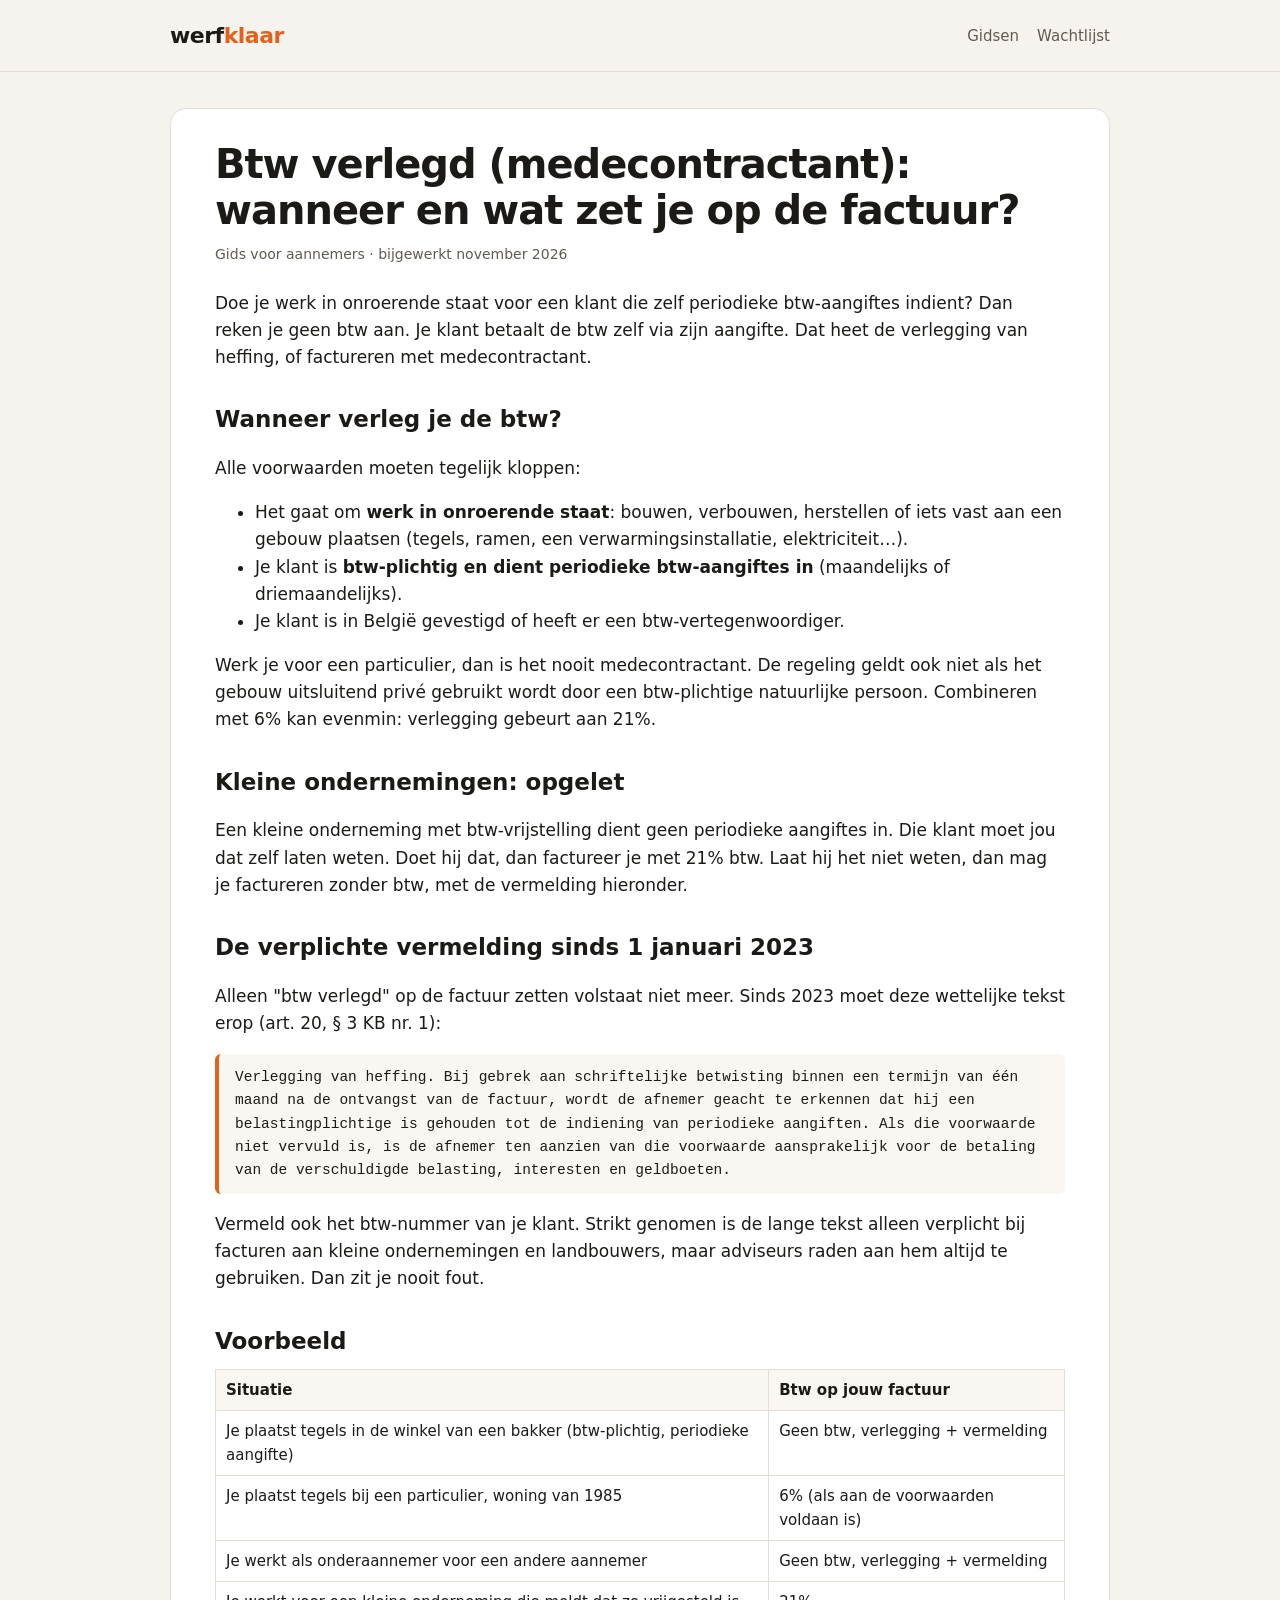
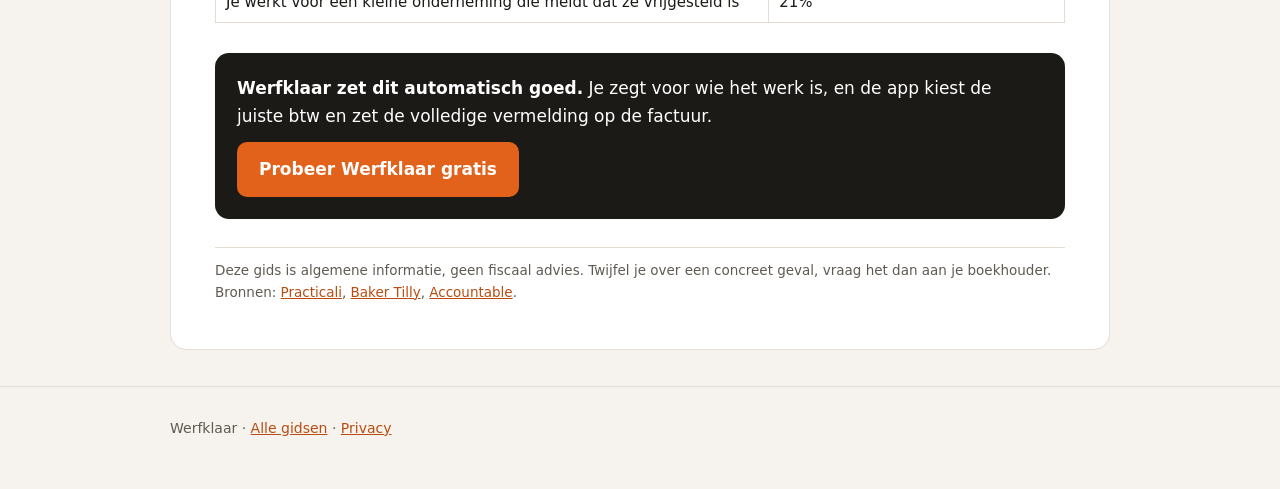
<file: btw-verlegd-medecontractant.html>
<!DOCTYPE html>
<html lang="nl-BE">
<head>
<meta charset="utf-8">
<meta name="viewport" content="width=device-width,initial-scale=1">
<title>Btw verlegd (medecontractant) voor aannemers: wanneer en welke vermelding | Werfklaar</title>
<meta name="description" content="Wanneer moet je als aannemer de btw verleggen naar je klant, en welke vermelding moet sinds 2023 letterlijk op je factuur? Uitleg met voorbeeld.">
<link rel="stylesheet" href="style.css">
</head>
<body>
<header class="top"><div class="wrap">
  <a class="logo" href="index.html">werf<span>klaar</span></a>
  <nav><a href="gidsen.html">Gidsen</a><a href="index.html#wachtlijst">Wachtlijst</a></nav>
</div></header>
<main class="wrap">
<article>
  <h1>Btw verlegd (medecontractant): wanneer en wat zet je op de factuur?</h1>
  <div class="meta">Gids voor aannemers · bijgewerkt november 2026</div>

  <p>Doe je werk in onroerende staat voor een klant die zelf periodieke btw-aangiftes indient? Dan reken je geen btw aan. Je klant betaalt de btw zelf via zijn aangifte. Dat heet de verlegging van heffing, of factureren met medecontractant.</p>

  <h2>Wanneer verleg je de btw?</h2>
  <p>Alle voorwaarden moeten tegelijk kloppen:</p>
  <ul>
    <li>Het gaat om <strong>werk in onroerende staat</strong>: bouwen, verbouwen, herstellen of iets vast aan een gebouw plaatsen (tegels, ramen, een verwarmingsinstallatie, elektriciteit…).</li>
    <li>Je klant is <strong>btw-plichtig en dient periodieke btw-aangiftes in</strong> (maandelijks of driemaandelijks).</li>
    <li>Je klant is in België gevestigd of heeft er een btw-vertegenwoordiger.</li>
  </ul>
  <p>Werk je voor een particulier, dan is het nooit medecontractant. De regeling geldt ook niet als het gebouw uitsluitend privé gebruikt wordt door een btw-plichtige natuurlijke persoon. Combineren met 6% kan evenmin: verlegging gebeurt aan 21%.</p>

  <h2>Kleine ondernemingen: opgelet</h2>
  <p>Een kleine onderneming met btw-vrijstelling dient geen periodieke aangiftes in. Die klant moet jou dat zelf laten weten. Doet hij dat, dan factureer je met 21% btw. Laat hij het niet weten, dan mag je factureren zonder btw, met de vermelding hieronder.</p>

  <h2>De verplichte vermelding sinds 1 januari 2023</h2>
  <p>Alleen "btw verlegd" op de factuur zetten volstaat niet meer. Sinds 2023 moet deze wettelijke tekst erop (art. 20, § 3 KB nr. 1):</p>
  <p class="clause">Verlegging van heffing. Bij gebrek aan schriftelijke betwisting binnen een termijn van één maand na de ontvangst van de factuur, wordt de afnemer geacht te erkennen dat hij een belastingplichtige is gehouden tot de indiening van periodieke aangiften. Als die voorwaarde niet vervuld is, is de afnemer ten aanzien van die voorwaarde aansprakelijk voor de betaling van de verschuldigde belasting, interesten en geldboeten.</p>
  <p>Vermeld ook het btw-nummer van je klant. Strikt genomen is de lange tekst alleen verplicht bij facturen aan kleine ondernemingen en landbouwers, maar adviseurs raden aan hem altijd te gebruiken. Dan zit je nooit fout.</p>

  <h2>Voorbeeld</h2>
  <table>
    <tr><th>Situatie</th><th>Btw op jouw factuur</th></tr>
    <tr><td>Je plaatst tegels in de winkel van een bakker (btw-plichtig, periodieke aangifte)</td><td>Geen btw, verlegging + vermelding</td></tr>
    <tr><td>Je plaatst tegels bij een particulier, woning van 1985</td><td>6% (als aan de voorwaarden voldaan is)</td></tr>
    <tr><td>Je werkt als onderaannemer voor een andere aannemer</td><td>Geen btw, verlegging + vermelding</td></tr>
    <tr><td>Je werkt voor een kleine onderneming die meldt dat ze vrijgesteld is</td><td>21%</td></tr>
  </table>

  <div class="cta">
    <p><strong>Werfklaar zet dit automatisch goed.</strong> Je zegt voor wie het werk is, en de app kiest de juiste btw en zet de volledige vermelding op de factuur.</p>
    <a class="btn" href="app.html">Probeer Werfklaar gratis</a>
  </div>

  <p class="disclaimer">Deze gids is algemene informatie, geen fiscaal advies. Twijfel je over een concreet geval, vraag het dan aan je boekhouder. Bronnen: <a href="https://www.practicali.be/blog/verlegging-btw-werk-in-onroerende-staat-nieuwe-factuurvermelding">Practicali</a>, <a href="https://bakertilly.be/nl/news/btw-verlegging-bij-werk-in-onroerende-staat-nieuwe-factuurvermelding-voor-belgische-aannemers/">Baker Tilly</a>, <a href="https://www.accountable.eu/nl-be/help-center/het-btw-medecontractantstelsel-in-belgie-wanneer-en-hoe-verlegging-van-heffing-van-toepassing-is-op-bouwwerken/">Accountable</a>.</p>
</article>
</main>
<footer><div class="wrap">Werfklaar · <a href="gidsen.html">Alle gidsen</a> · <a href="privacy.html">Privacy</a></div></footer>
</body>
</html>
</file>
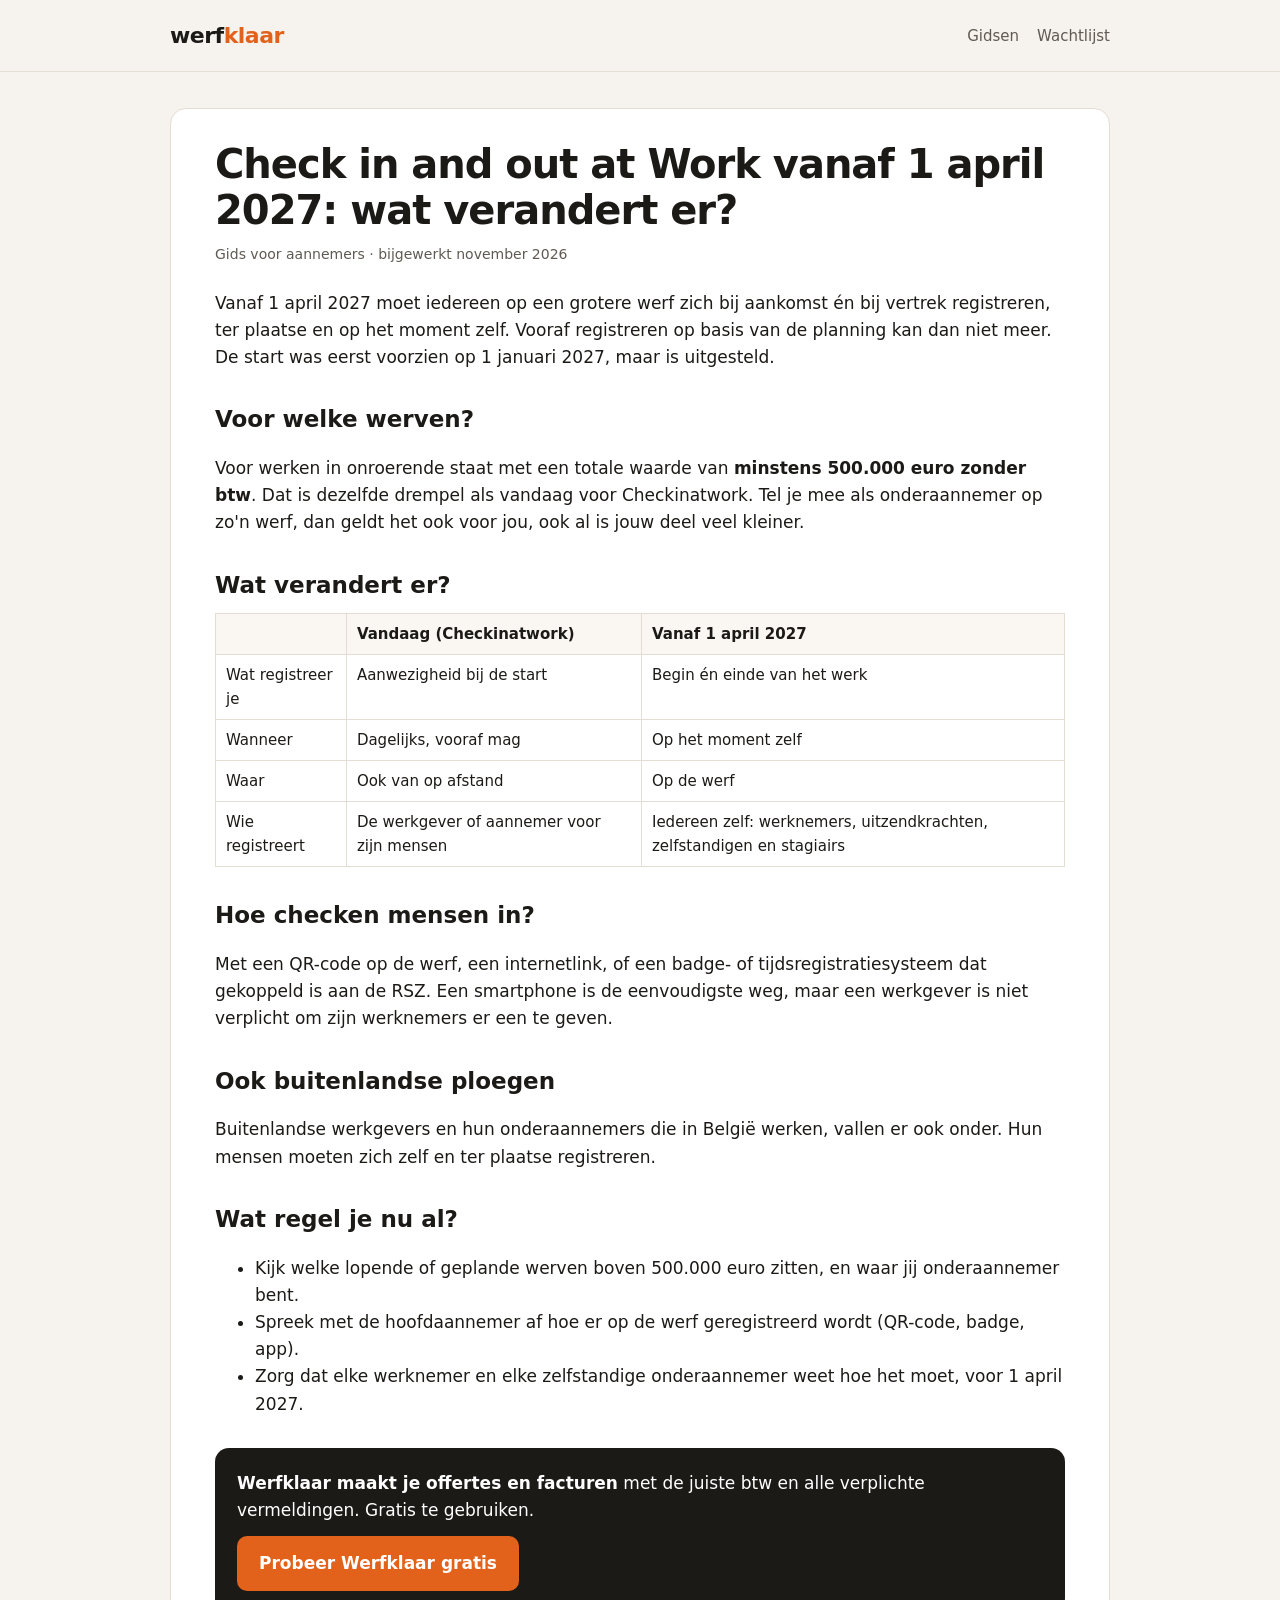
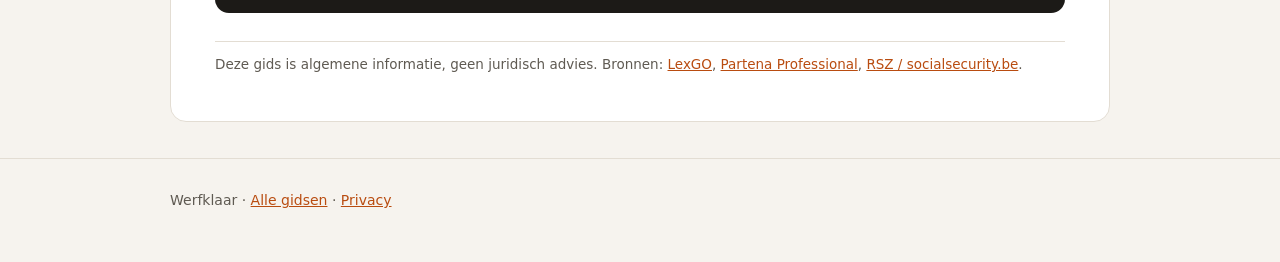
<file: check-in-and-out-at-work-2027.html>
<!DOCTYPE html>
<html lang="nl-BE">
<head>
<meta charset="utf-8">
<meta name="viewport" content="width=device-width,initial-scale=1">
<title>Check in and out at Work vanaf 1 april 2027: wat verandert er op de werf? | Werfklaar</title>
<meta name="description" content="Vanaf 1 april 2027 vervangt Check in and out at Work het huidige Checkinatwork op werven vanaf 500.000 euro. Wie moet in- en uitchecken, hoe, en wat je nu al regelt.">
<link rel="stylesheet" href="style.css">
</head>
<body>
<header class="top"><div class="wrap">
  <a class="logo" href="index.html">werf<span>klaar</span></a>
  <nav><a href="gidsen.html">Gidsen</a><a href="index.html#wachtlijst">Wachtlijst</a></nav>
</div></header>
<main class="wrap">
<article>
  <h1>Check in and out at Work vanaf 1 april 2027: wat verandert er?</h1>
  <div class="meta">Gids voor aannemers · bijgewerkt november 2026</div>

  <p>Vanaf 1 april 2027 moet iedereen op een grotere werf zich bij aankomst én bij vertrek registreren, ter plaatse en op het moment zelf. Vooraf registreren op basis van de planning kan dan niet meer. De start was eerst voorzien op 1 januari 2027, maar is uitgesteld.</p>

  <h2>Voor welke werven?</h2>
  <p>Voor werken in onroerende staat met een totale waarde van <strong>minstens 500.000 euro zonder btw</strong>. Dat is dezelfde drempel als vandaag voor Checkinatwork. Tel je mee als onderaannemer op zo'n werf, dan geldt het ook voor jou, ook al is jouw deel veel kleiner.</p>

  <h2>Wat verandert er?</h2>
  <table>
    <tr><th></th><th>Vandaag (Checkinatwork)</th><th>Vanaf 1 april 2027</th></tr>
    <tr><td>Wat registreer je</td><td>Aanwezigheid bij de start</td><td>Begin én einde van het werk</td></tr>
    <tr><td>Wanneer</td><td>Dagelijks, vooraf mag</td><td>Op het moment zelf</td></tr>
    <tr><td>Waar</td><td>Ook van op afstand</td><td>Op de werf</td></tr>
    <tr><td>Wie registreert</td><td>De werkgever of aannemer voor zijn mensen</td><td>Iedereen zelf: werknemers, uitzendkrachten, zelfstandigen en stagiairs</td></tr>
  </table>

  <h2>Hoe checken mensen in?</h2>
  <p>Met een QR-code op de werf, een internetlink, of een badge- of tijdsregistratiesysteem dat gekoppeld is aan de RSZ. Een smartphone is de eenvoudigste weg, maar een werkgever is niet verplicht om zijn werknemers er een te geven.</p>

  <h2>Ook buitenlandse ploegen</h2>
  <p>Buitenlandse werkgevers en hun onderaannemers die in België werken, vallen er ook onder. Hun mensen moeten zich zelf en ter plaatse registreren.</p>

  <h2>Wat regel je nu al?</h2>
  <ul>
    <li>Kijk welke lopende of geplande werven boven 500.000 euro zitten, en waar jij onderaannemer bent.</li>
    <li>Spreek met de hoofdaannemer af hoe er op de werf geregistreerd wordt (QR-code, badge, app).</li>
    <li>Zorg dat elke werknemer en elke zelfstandige onderaannemer weet hoe het moet, voor 1 april 2027.</li>
  </ul>

  <div class="cta">
    <p><strong>Werfklaar maakt je offertes en facturen</strong> met de juiste btw en alle verplichte vermeldingen. Gratis te gebruiken.</p>
    <a class="btn" href="app.html">Probeer Werfklaar gratis</a>
  </div>

  <p class="disclaimer">Deze gids is algemene informatie, geen juridisch advies. Bronnen: <a href="https://www.lexgo.be/fr/actualites-et-articles/15016-actief-op-belgische-werven-vanaf-2027-wordt-in-en-uitchecken-verplicht">LexGO</a>, <a href="https://www.partena-professional.be/nl/onze-inzichten/infoflashes/check-and-out-work-voor-werken-onroerende-staat-uitgesteld-naar-1-april">Partena Professional</a>, <a href="https://www.socialsecurity.be/site_nl/employer/applics/checkinatwork/general/construction-works.htm">RSZ / socialsecurity.be</a>.</p>
</article>
</main>
<footer><div class="wrap">Werfklaar · <a href="gidsen.html">Alle gidsen</a> · <a href="privacy.html">Privacy</a></div></footer>
</body>
</html>
</file>
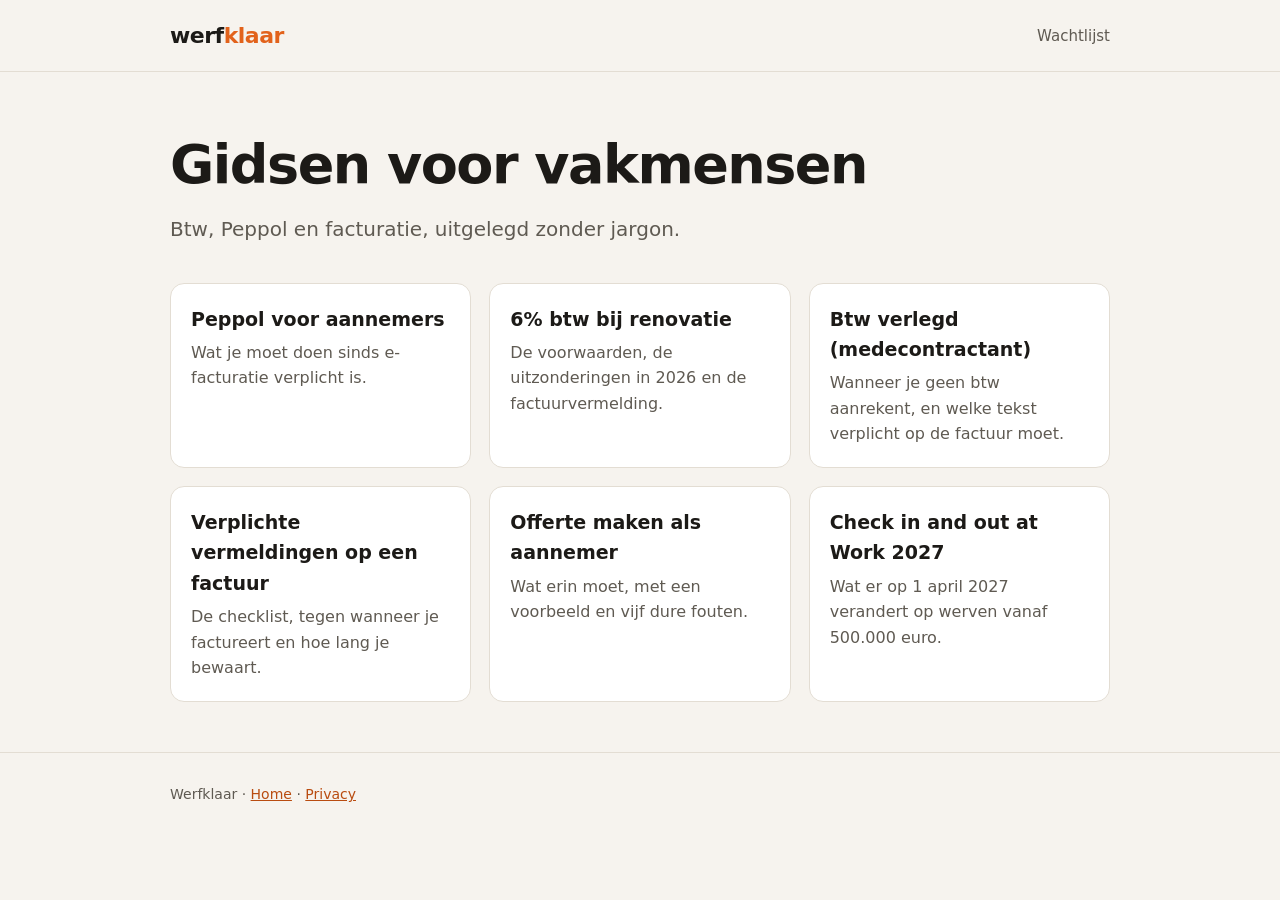
<file: gidsen.html>
<!DOCTYPE html>
<html lang="nl-BE">
<head>
<meta charset="utf-8">
<meta name="viewport" content="width=device-width,initial-scale=1">
<title>Gidsen voor aannemers: btw, Peppol en facturatie | Werfklaar</title>
<meta name="description" content="Korte, duidelijke gidsen voor vakmensen in de bouw: 6% btw bij renovatie, btw verlegd, Peppol en meer.">
<link rel="stylesheet" href="style.css">
</head>
<body>
<header class="top"><div class="wrap">
  <a class="logo" href="index.html">werf<span>klaar</span></a>
  <nav><a href="index.html#wachtlijst">Wachtlijst</a></nav>
</div></header>
<main class="wrap">
<div class="hero" style="padding-bottom:10px"><h1 style="max-width:none">Gidsen voor vakmensen</h1>
<p class="lead">Btw, Peppol en facturatie, uitgelegd zonder jargon.</p></div>
<div class="grid3" style="margin-bottom:50px">
  <a class="card" href="peppol-voor-aannemers.html" style="text-decoration:none;color:inherit"><h3>Peppol voor aannemers</h3><p>Wat je moet doen sinds e-facturatie verplicht is.</p></a>
  <a class="card" href="6-procent-btw-renovatie.html" style="text-decoration:none;color:inherit"><h3>6% btw bij renovatie</h3><p>De voorwaarden, de uitzonderingen in 2026 en de factuurvermelding.</p></a>
  <a class="card" href="btw-verlegd-medecontractant.html" style="text-decoration:none;color:inherit"><h3>Btw verlegd (medecontractant)</h3><p>Wanneer je geen btw aanrekent, en welke tekst verplicht op de factuur moet.</p></a>
  <a class="card" href="verplichte-vermeldingen-factuur.html" style="text-decoration:none;color:inherit"><h3>Verplichte vermeldingen op een factuur</h3><p>De checklist, tegen wanneer je factureert en hoe lang je bewaart.</p></a>
  <a class="card" href="offerte-maken-aannemer.html" style="text-decoration:none;color:inherit"><h3>Offerte maken als aannemer</h3><p>Wat erin moet, met een voorbeeld en vijf dure fouten.</p></a>
  <a class="card" href="check-in-and-out-at-work-2027.html" style="text-decoration:none;color:inherit"><h3>Check in and out at Work 2027</h3><p>Wat er op 1 april 2027 verandert op werven vanaf 500.000 euro.</p></a>
</div>
</main>
<footer><div class="wrap">Werfklaar · <a href="index.html">Home</a> · <a href="privacy.html">Privacy</a></div></footer>
</body>
</html>
</file>
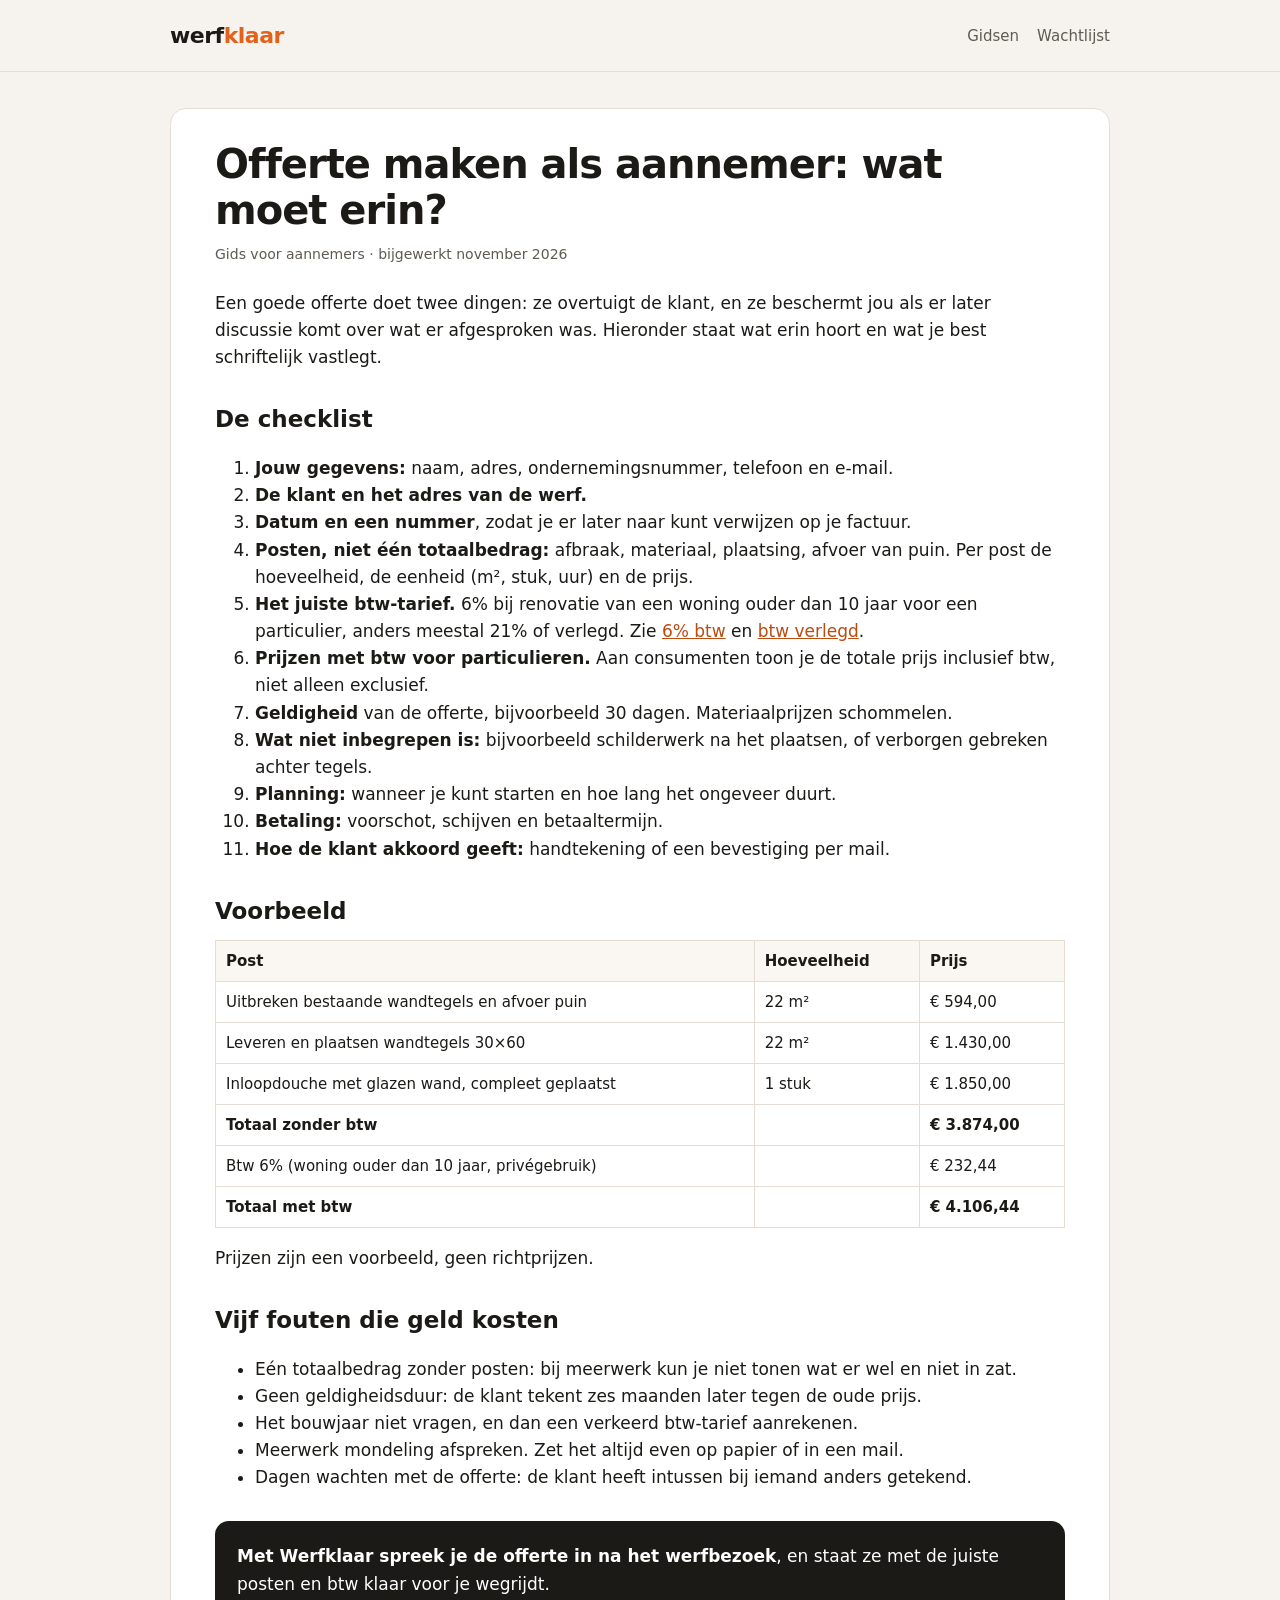
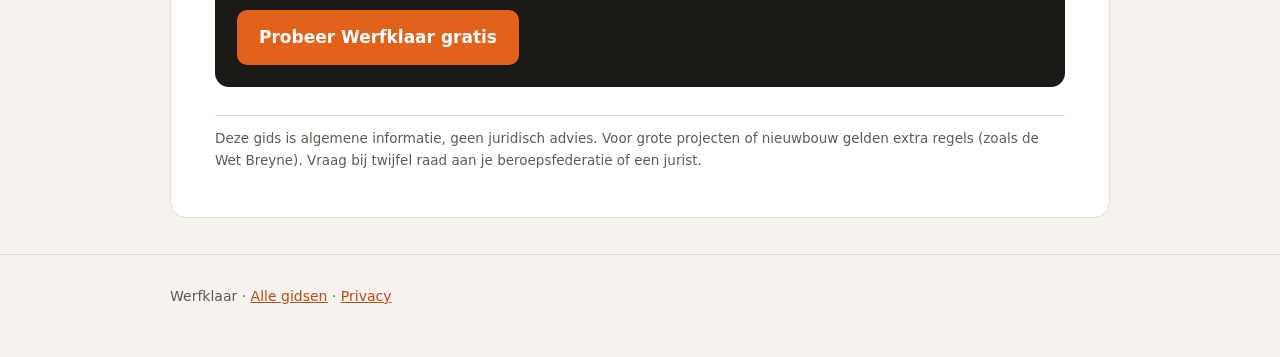
<file: offerte-maken-aannemer.html>
<!DOCTYPE html>
<html lang="nl-BE">
<head>
<meta charset="utf-8">
<meta name="viewport" content="width=device-width,initial-scale=1">
<title>Offerte maken als aannemer: wat moet erin? (checklist + voorbeeld) | Werfklaar</title>
<meta name="description" content="Een goede offerte voor renovatiewerk: welke posten, welke btw, hoe lang geldig, en welke afspraken je best vastlegt. Checklist met voorbeeld voor Belgische aannemers.">
<link rel="stylesheet" href="style.css">
</head>
<body>
<header class="top"><div class="wrap">
  <a class="logo" href="index.html">werf<span>klaar</span></a>
  <nav><a href="gidsen.html">Gidsen</a><a href="index.html#wachtlijst">Wachtlijst</a></nav>
</div></header>
<main class="wrap">
<article>
  <h1>Offerte maken als aannemer: wat moet erin?</h1>
  <div class="meta">Gids voor aannemers · bijgewerkt november 2026</div>

  <p>Een goede offerte doet twee dingen: ze overtuigt de klant, en ze beschermt jou als er later discussie komt over wat er afgesproken was. Hieronder staat wat erin hoort en wat je best schriftelijk vastlegt.</p>

  <h2>De checklist</h2>
  <ol>
    <li><strong>Jouw gegevens:</strong> naam, adres, ondernemingsnummer, telefoon en e-mail.</li>
    <li><strong>De klant en het adres van de werf.</strong></li>
    <li><strong>Datum en een nummer</strong>, zodat je er later naar kunt verwijzen op je factuur.</li>
    <li><strong>Posten, niet één totaalbedrag:</strong> afbraak, materiaal, plaatsing, afvoer van puin. Per post de hoeveelheid, de eenheid (m², stuk, uur) en de prijs.</li>
    <li><strong>Het juiste btw-tarief.</strong> 6% bij renovatie van een woning ouder dan 10 jaar voor een particulier, anders meestal 21% of verlegd. Zie <a href="6-procent-btw-renovatie.html">6% btw</a> en <a href="btw-verlegd-medecontractant.html">btw verlegd</a>.</li>
    <li><strong>Prijzen met btw voor particulieren.</strong> Aan consumenten toon je de totale prijs inclusief btw, niet alleen exclusief.</li>
    <li><strong>Geldigheid</strong> van de offerte, bijvoorbeeld 30 dagen. Materiaalprijzen schommelen.</li>
    <li><strong>Wat niet inbegrepen is:</strong> bijvoorbeeld schilderwerk na het plaatsen, of verborgen gebreken achter tegels.</li>
    <li><strong>Planning:</strong> wanneer je kunt starten en hoe lang het ongeveer duurt.</li>
    <li><strong>Betaling:</strong> voorschot, schijven en betaaltermijn.</li>
    <li><strong>Hoe de klant akkoord geeft:</strong> handtekening of een bevestiging per mail.</li>
  </ol>

  <h2>Voorbeeld</h2>
  <table>
    <tr><th>Post</th><th>Hoeveelheid</th><th>Prijs</th></tr>
    <tr><td>Uitbreken bestaande wandtegels en afvoer puin</td><td>22 m²</td><td>€ 594,00</td></tr>
    <tr><td>Leveren en plaatsen wandtegels 30×60</td><td>22 m²</td><td>€ 1.430,00</td></tr>
    <tr><td>Inloopdouche met glazen wand, compleet geplaatst</td><td>1 stuk</td><td>€ 1.850,00</td></tr>
    <tr><td><strong>Totaal zonder btw</strong></td><td></td><td><strong>€ 3.874,00</strong></td></tr>
    <tr><td>Btw 6% (woning ouder dan 10 jaar, privégebruik)</td><td></td><td>€ 232,44</td></tr>
    <tr><td><strong>Totaal met btw</strong></td><td></td><td><strong>€ 4.106,44</strong></td></tr>
  </table>
  <p>Prijzen zijn een voorbeeld, geen richtprijzen.</p>

  <h2>Vijf fouten die geld kosten</h2>
  <ul>
    <li>Eén totaalbedrag zonder posten: bij meerwerk kun je niet tonen wat er wel en niet in zat.</li>
    <li>Geen geldigheidsduur: de klant tekent zes maanden later tegen de oude prijs.</li>
    <li>Het bouwjaar niet vragen, en dan een verkeerd btw-tarief aanrekenen.</li>
    <li>Meerwerk mondeling afspreken. Zet het altijd even op papier of in een mail.</li>
    <li>Dagen wachten met de offerte: de klant heeft intussen bij iemand anders getekend.</li>
  </ul>

  <div class="cta">
    <p><strong>Met Werfklaar spreek je de offerte in na het werfbezoek</strong>, en staat ze met de juiste posten en btw klaar voor je wegrijdt.</p>
    <a class="btn" href="app.html">Probeer Werfklaar gratis</a>
  </div>

  <p class="disclaimer">Deze gids is algemene informatie, geen juridisch advies. Voor grote projecten of nieuwbouw gelden extra regels (zoals de Wet Breyne). Vraag bij twijfel raad aan je beroepsfederatie of een jurist.</p>
</article>
</main>
<footer><div class="wrap">Werfklaar · <a href="gidsen.html">Alle gidsen</a> · <a href="privacy.html">Privacy</a></div></footer>
</body>
</html>
</file>
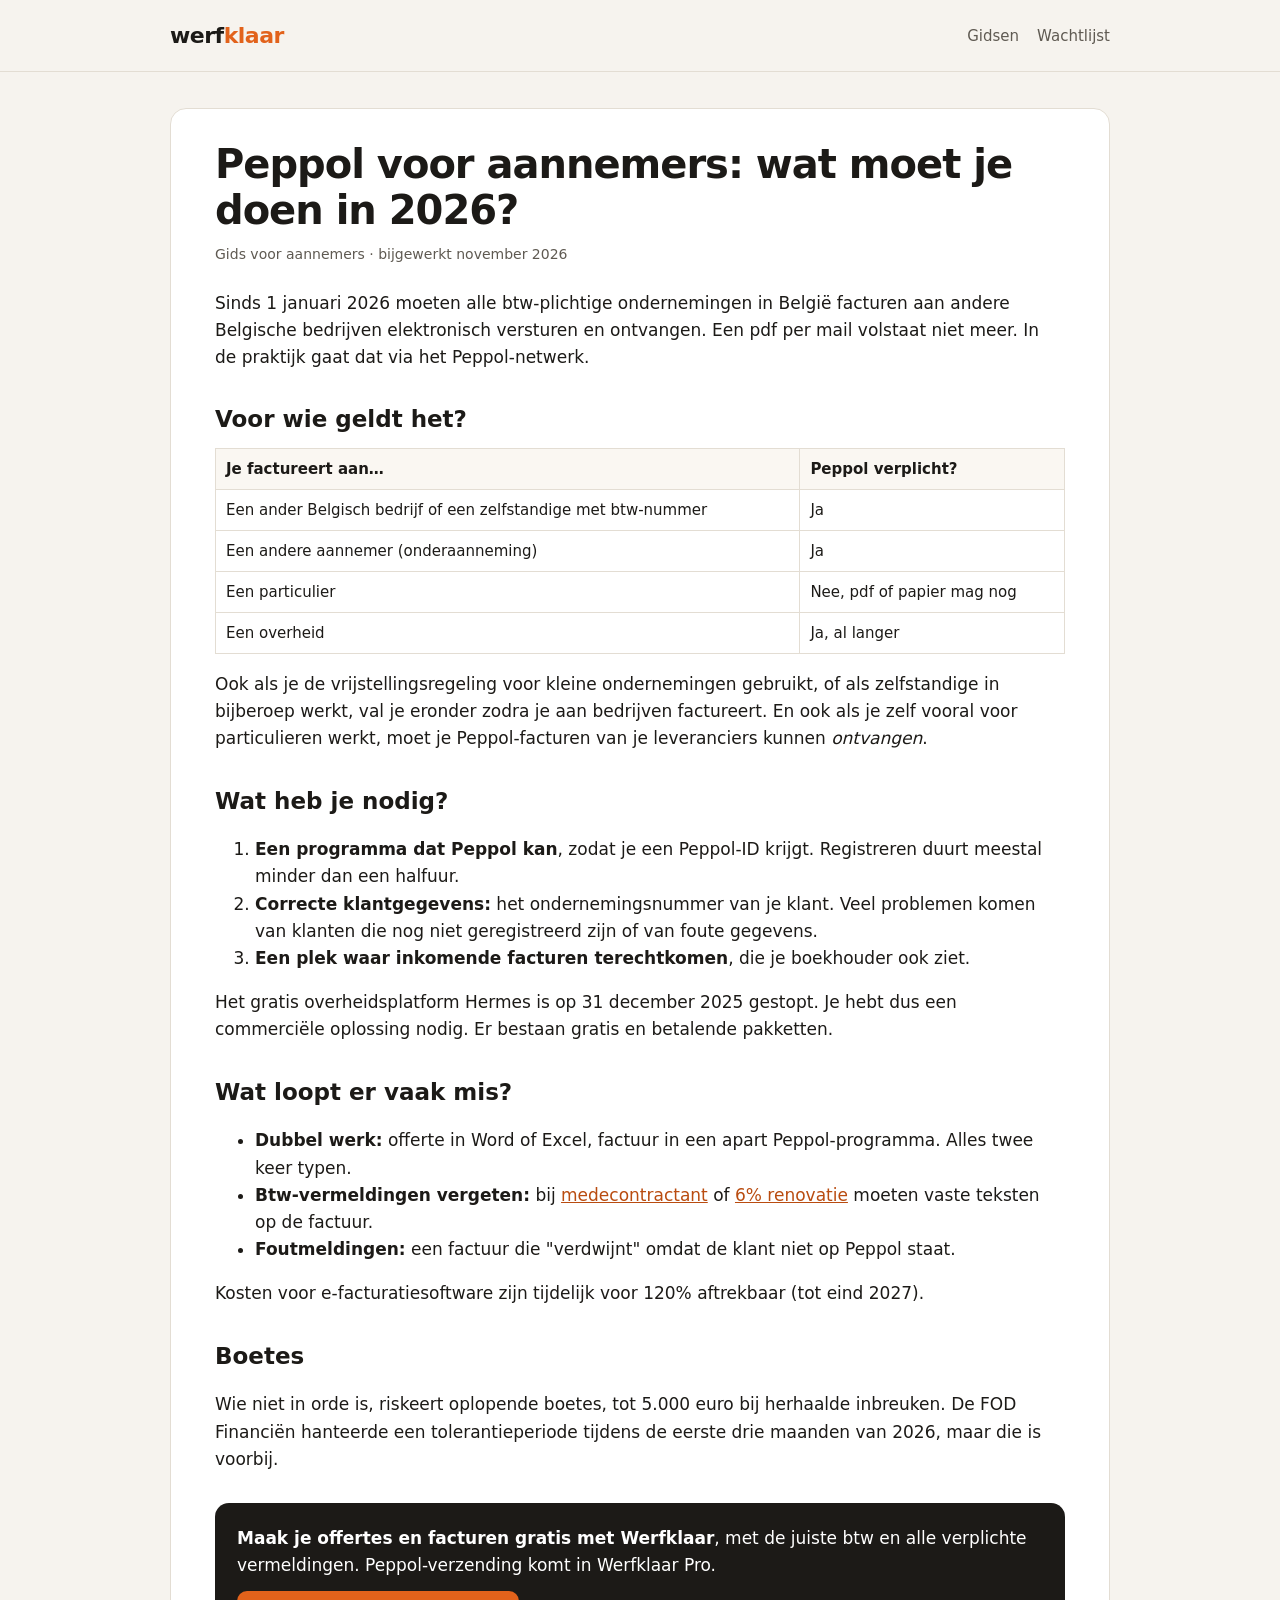
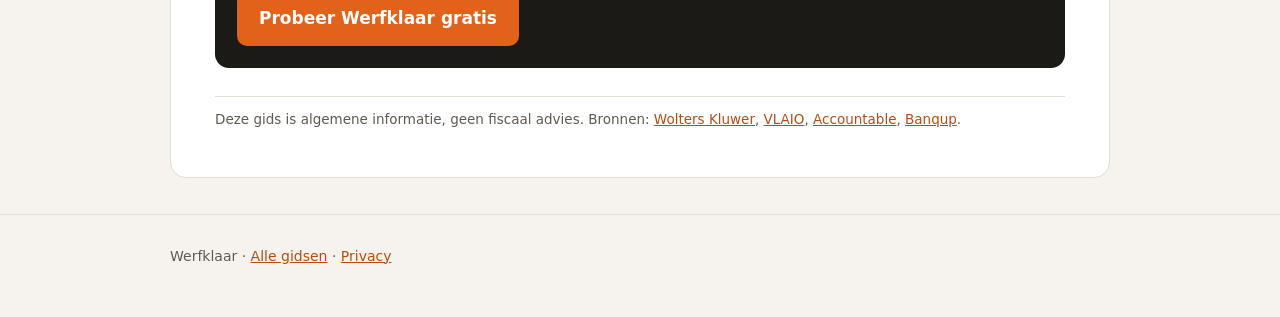
<file: peppol-voor-aannemers.html>
<!DOCTYPE html>
<html lang="nl-BE">
<head>
<meta charset="utf-8">
<meta name="viewport" content="width=device-width,initial-scale=1">
<title>Peppol voor aannemers: wat moet je doen in 2026? | Werfklaar</title>
<meta name="description" content="E-facturatie via Peppol is verplicht sinds 1 januari 2026. Wat betekent dat voor aannemers en vakmensen: naar wie, naar wie niet, en hoe je het zonder extra werk regelt.">
<link rel="stylesheet" href="style.css">
</head>
<body>
<header class="top"><div class="wrap">
  <a class="logo" href="index.html">werf<span>klaar</span></a>
  <nav><a href="gidsen.html">Gidsen</a><a href="index.html#wachtlijst">Wachtlijst</a></nav>
</div></header>
<main class="wrap">
<article>
  <h1>Peppol voor aannemers: wat moet je doen in 2026?</h1>
  <div class="meta">Gids voor aannemers · bijgewerkt november 2026</div>

  <p>Sinds 1 januari 2026 moeten alle btw-plichtige ondernemingen in België facturen aan andere Belgische bedrijven elektronisch versturen en ontvangen. Een pdf per mail volstaat niet meer. In de praktijk gaat dat via het Peppol-netwerk.</p>

  <h2>Voor wie geldt het?</h2>
  <table>
    <tr><th>Je factureert aan…</th><th>Peppol verplicht?</th></tr>
    <tr><td>Een ander Belgisch bedrijf of een zelfstandige met btw-nummer</td><td>Ja</td></tr>
    <tr><td>Een andere aannemer (onderaanneming)</td><td>Ja</td></tr>
    <tr><td>Een particulier</td><td>Nee, pdf of papier mag nog</td></tr>
    <tr><td>Een overheid</td><td>Ja, al langer</td></tr>
  </table>
  <p>Ook als je de vrijstellingsregeling voor kleine ondernemingen gebruikt, of als zelfstandige in bijberoep werkt, val je eronder zodra je aan bedrijven factureert. En ook als je zelf vooral voor particulieren werkt, moet je Peppol-facturen van je leveranciers kunnen <em>ontvangen</em>.</p>

  <h2>Wat heb je nodig?</h2>
  <ol>
    <li><strong>Een programma dat Peppol kan</strong>, zodat je een Peppol-ID krijgt. Registreren duurt meestal minder dan een halfuur.</li>
    <li><strong>Correcte klantgegevens:</strong> het ondernemingsnummer van je klant. Veel problemen komen van klanten die nog niet geregistreerd zijn of van foute gegevens.</li>
    <li><strong>Een plek waar inkomende facturen terechtkomen</strong>, die je boekhouder ook ziet.</li>
  </ol>
  <p>Het gratis overheidsplatform Hermes is op 31 december 2025 gestopt. Je hebt dus een commerciële oplossing nodig. Er bestaan gratis en betalende pakketten.</p>

  <h2>Wat loopt er vaak mis?</h2>
  <ul>
    <li><strong>Dubbel werk:</strong> offerte in Word of Excel, factuur in een apart Peppol-programma. Alles twee keer typen.</li>
    <li><strong>Btw-vermeldingen vergeten:</strong> bij <a href="btw-verlegd-medecontractant.html">medecontractant</a> of <a href="6-procent-btw-renovatie.html">6% renovatie</a> moeten vaste teksten op de factuur.</li>
    <li><strong>Foutmeldingen:</strong> een factuur die "verdwijnt" omdat de klant niet op Peppol staat.</li>
  </ul>
  <p>Kosten voor e-facturatiesoftware zijn tijdelijk voor 120% aftrekbaar (tot eind 2027).</p>

  <h2>Boetes</h2>
  <p>Wie niet in orde is, riskeert oplopende boetes, tot 5.000 euro bij herhaalde inbreuken. De FOD Financiën hanteerde een tolerantieperiode tijdens de eerste drie maanden van 2026, maar die is voorbij.</p>

  <div class="cta">
    <p><strong>Maak je offertes en facturen gratis met Werfklaar</strong>, met de juiste btw en alle verplichte vermeldingen. Peppol-verzending komt in Werfklaar Pro.</p>
    <a class="btn" href="app.html">Probeer Werfklaar gratis</a>
  </div>

  <p class="disclaimer">Deze gids is algemene informatie, geen fiscaal advies. Bronnen: <a href="https://www.wolterskluwer.com/nl-be/expert-insights/e-invoicing-2026-fines-up-to-5000">Wolters Kluwer</a>, <a href="https://www.vlaio.be/nl/nieuws/verplichte-e-facturatie-voor-bedrijven-vanaf-2026-opleiding-en-softwarepakketten">VLAIO</a>, <a href="https://www.accountable.eu/nl-be/blog/aftrekbaarheid-e-facturatie/">Accountable</a>, <a href="https://www.banqup.com/nl-be/resources/blog/belgium-retires-the-hermes-platform-why-your-e-invoicing-strategy-must-change-before-2026">Banqup</a>.</p>
</article>
</main>
<footer><div class="wrap">Werfklaar · <a href="gidsen.html">Alle gidsen</a> · <a href="privacy.html">Privacy</a></div></footer>
</body>
</html>
</file>
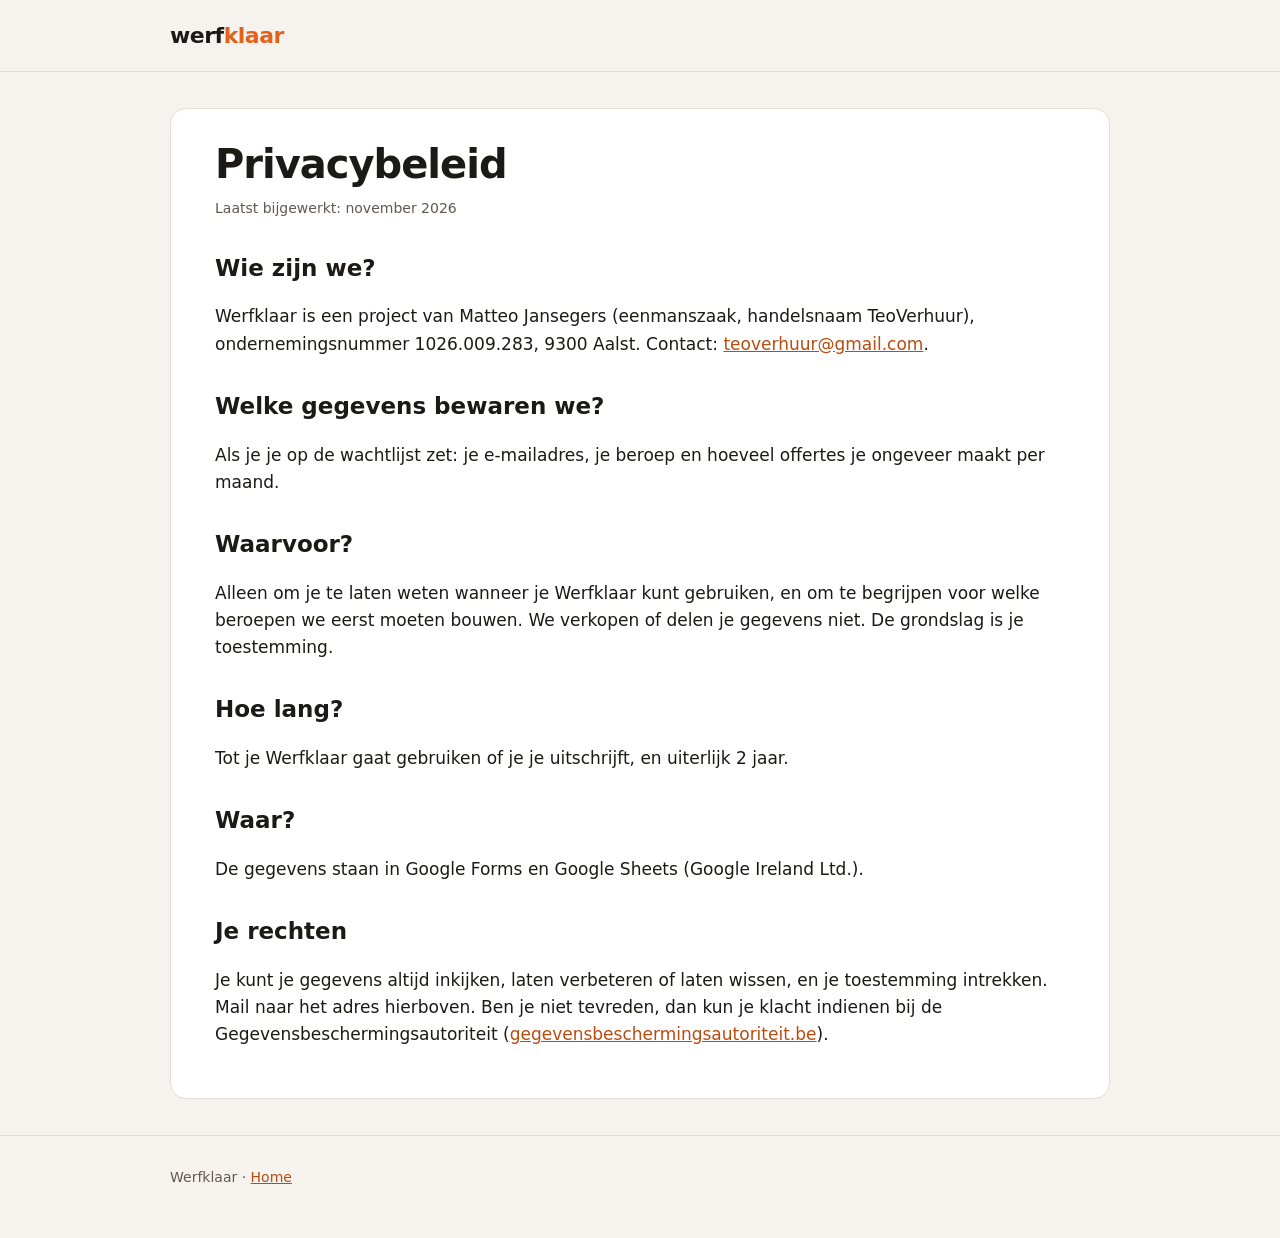
<file: privacy.html>
<!DOCTYPE html>
<html lang="nl-BE">
<head>
<meta charset="utf-8">
<meta name="viewport" content="width=device-width,initial-scale=1">
<title>Privacybeleid | Werfklaar</title>
<meta name="robots" content="noindex">
<link rel="stylesheet" href="style.css">
</head>
<body>
<header class="top"><div class="wrap"><a class="logo" href="./">werf<span>klaar</span></a></div></header>
<main class="wrap">
<article>
  <h1>Privacybeleid</h1>
  <div class="meta">Laatst bijgewerkt: november 2026</div>
  <h2>Wie zijn we?</h2>
  <p>Werfklaar is een project van Matteo Jansegers (eenmanszaak, handelsnaam TeoVerhuur), ondernemingsnummer 1026.009.283, 9300 Aalst. Contact: <a href="mailto:teoverhuur@gmail.com">teoverhuur@gmail.com</a>.</p>
  <h2>Welke gegevens bewaren we?</h2>
  <p>Als je je op de wachtlijst zet: je e-mailadres, je beroep en hoeveel offertes je ongeveer maakt per maand.</p>
  <h2>Waarvoor?</h2>
  <p>Alleen om je te laten weten wanneer je Werfklaar kunt gebruiken, en om te begrijpen voor welke beroepen we eerst moeten bouwen. We verkopen of delen je gegevens niet. De grondslag is je toestemming.</p>
  <h2>Hoe lang?</h2>
  <p>Tot je Werfklaar gaat gebruiken of je je uitschrijft, en uiterlijk 2 jaar.</p>
  <h2>Waar?</h2>
  <p>De gegevens staan in Google Forms en Google Sheets (Google Ireland Ltd.).</p>
  <h2>Je rechten</h2>
  <p>Je kunt je gegevens altijd inkijken, laten verbeteren of laten wissen, en je toestemming intrekken. Mail naar het adres hierboven. Ben je niet tevreden, dan kun je klacht indienen bij de Gegevensbeschermingsautoriteit (<a href="https://www.gegevensbeschermingsautoriteit.be">gegevensbeschermingsautoriteit.be</a>).</p>
</article>
</main>
<footer><div class="wrap">Werfklaar · <a href="./">Home</a></div></footer>
</body>
</html>
</file>
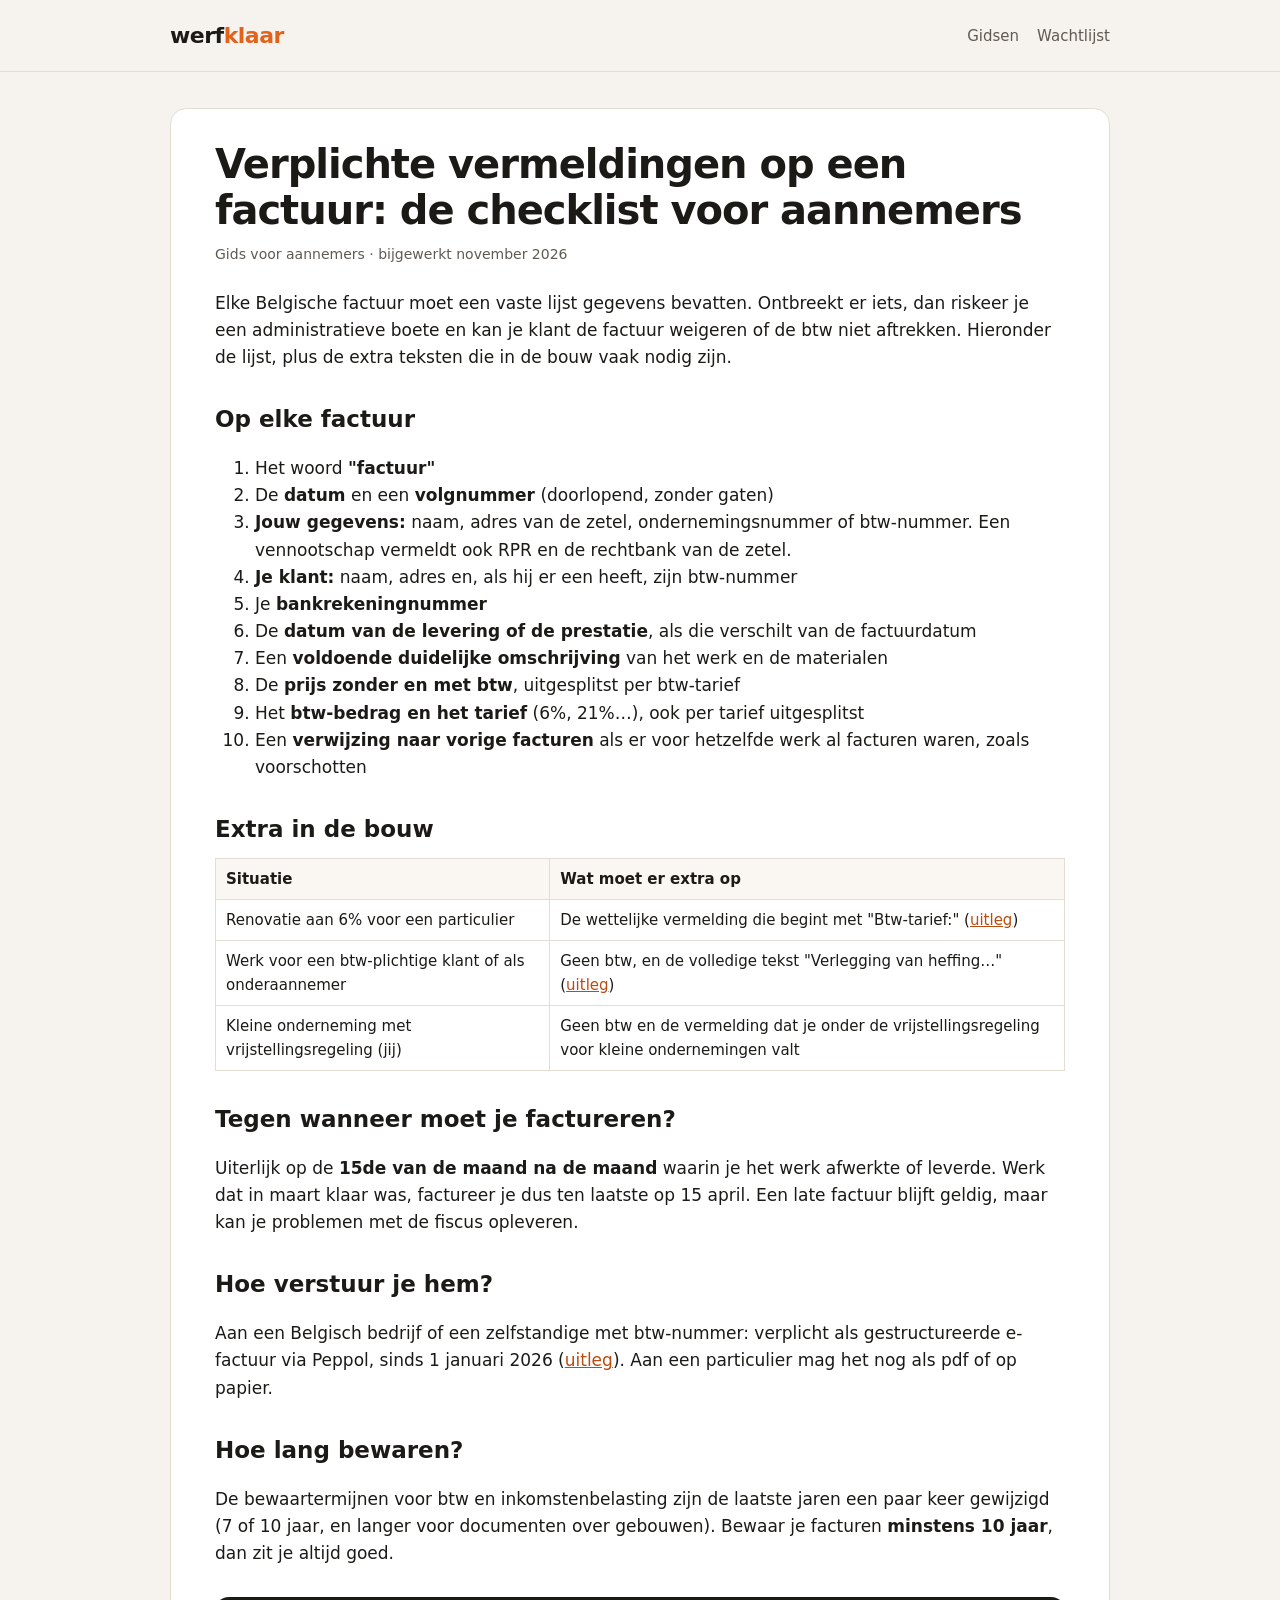
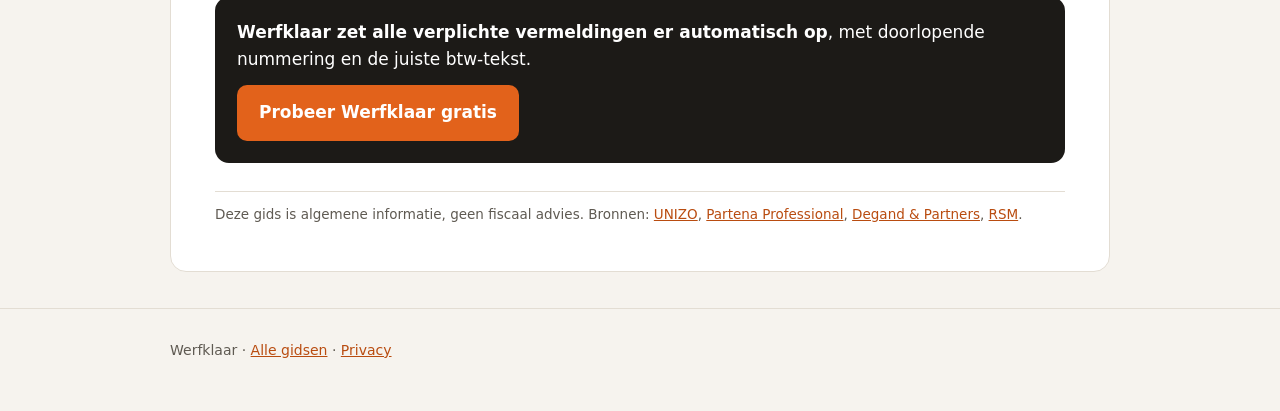
<file: verplichte-vermeldingen-factuur.html>
<!DOCTYPE html>
<html lang="nl-BE">
<head>
<meta charset="utf-8">
<meta name="viewport" content="width=device-width,initial-scale=1">
<title>Verplichte vermeldingen op een factuur in België: checklist voor aannemers (2026) | Werfklaar</title>
<meta name="description" content="Welke vermeldingen moeten op elke Belgische factuur staan, tegen wanneer moet je factureren en welke extra teksten gelden in de bouw? Checklist voor aannemers en vakmensen.">
<link rel="stylesheet" href="style.css">
</head>
<body>
<header class="top"><div class="wrap">
  <a class="logo" href="index.html">werf<span>klaar</span></a>
  <nav><a href="gidsen.html">Gidsen</a><a href="index.html#wachtlijst">Wachtlijst</a></nav>
</div></header>
<main class="wrap">
<article>
  <h1>Verplichte vermeldingen op een factuur: de checklist voor aannemers</h1>
  <div class="meta">Gids voor aannemers · bijgewerkt november 2026</div>

  <p>Elke Belgische factuur moet een vaste lijst gegevens bevatten. Ontbreekt er iets, dan riskeer je een administratieve boete en kan je klant de factuur weigeren of de btw niet aftrekken. Hieronder de lijst, plus de extra teksten die in de bouw vaak nodig zijn.</p>

  <h2>Op elke factuur</h2>
  <ol>
    <li>Het woord <strong>"factuur"</strong></li>
    <li>De <strong>datum</strong> en een <strong>volgnummer</strong> (doorlopend, zonder gaten)</li>
    <li><strong>Jouw gegevens:</strong> naam, adres van de zetel, ondernemingsnummer of btw-nummer. Een vennootschap vermeldt ook RPR en de rechtbank van de zetel.</li>
    <li><strong>Je klant:</strong> naam, adres en, als hij er een heeft, zijn btw-nummer</li>
    <li>Je <strong>bankrekeningnummer</strong></li>
    <li>De <strong>datum van de levering of de prestatie</strong>, als die verschilt van de factuurdatum</li>
    <li>Een <strong>voldoende duidelijke omschrijving</strong> van het werk en de materialen</li>
    <li>De <strong>prijs zonder en met btw</strong>, uitgesplitst per btw-tarief</li>
    <li>Het <strong>btw-bedrag en het tarief</strong> (6%, 21%…), ook per tarief uitgesplitst</li>
    <li>Een <strong>verwijzing naar vorige facturen</strong> als er voor hetzelfde werk al facturen waren, zoals voorschotten</li>
  </ol>

  <h2>Extra in de bouw</h2>
  <table>
    <tr><th>Situatie</th><th>Wat moet er extra op</th></tr>
    <tr><td>Renovatie aan 6% voor een particulier</td><td>De wettelijke vermelding die begint met "Btw-tarief:" (<a href="6-procent-btw-renovatie.html">uitleg</a>)</td></tr>
    <tr><td>Werk voor een btw-plichtige klant of als onderaannemer</td><td>Geen btw, en de volledige tekst "Verlegging van heffing…" (<a href="btw-verlegd-medecontractant.html">uitleg</a>)</td></tr>
    <tr><td>Kleine onderneming met vrijstellingsregeling (jij)</td><td>Geen btw en de vermelding dat je onder de vrijstellingsregeling voor kleine ondernemingen valt</td></tr>
  </table>

  <h2>Tegen wanneer moet je factureren?</h2>
  <p>Uiterlijk op de <strong>15de van de maand na de maand</strong> waarin je het werk afwerkte of leverde. Werk dat in maart klaar was, factureer je dus ten laatste op 15 april. Een late factuur blijft geldig, maar kan je problemen met de fiscus opleveren.</p>

  <h2>Hoe verstuur je hem?</h2>
  <p>Aan een Belgisch bedrijf of een zelfstandige met btw-nummer: verplicht als gestructureerde e-factuur via Peppol, sinds 1 januari 2026 (<a href="peppol-voor-aannemers.html">uitleg</a>). Aan een particulier mag het nog als pdf of op papier.</p>

  <h2>Hoe lang bewaren?</h2>
  <p>De bewaartermijnen voor btw en inkomstenbelasting zijn de laatste jaren een paar keer gewijzigd (7 of 10 jaar, en langer voor documenten over gebouwen). Bewaar je facturen <strong>minstens 10 jaar</strong>, dan zit je altijd goed.</p>

  <div class="cta">
    <p><strong>Werfklaar zet alle verplichte vermeldingen er automatisch op</strong>, met doorlopende nummering en de juiste btw-tekst.</p>
    <a class="btn" href="app.html">Probeer Werfklaar gratis</a>
  </div>

  <p class="disclaimer">Deze gids is algemene informatie, geen fiscaal advies. Bronnen: <a href="https://www.unizo.be/advies/onder-welke-voorwaarden-aan-self-billing-outsourcing-doen-van-facturen">UNIZO</a>, <a href="https://www.partena-professional.be/nl/nieuws/hoe-maakt-u-uw-factuur">Partena Professional</a>, <a href="https://blog.degandpartners.com/nl/article/elektronische-facturen-bewaren-in-2025-verplichtingen-valkuilen-en-best-practices/27731">Degand &amp; Partners</a>, <a href="https://www.rsm.global/belgium/nl/insights/update-over-de-bewaartermijnen-van-btw-documenten-en-verjaringstermijnen">RSM</a>.</p>
</article>
</main>
<footer><div class="wrap">Werfklaar · <a href="gidsen.html">Alle gidsen</a> · <a href="privacy.html">Privacy</a></div></footer>
</body>
</html>
</file>
<file: style.css>
:root{
  --ink:#1c1a17; --muted:#5f5a52; --bg:#f6f3ee; --card:#ffffff;
  --accent:#e2621b; --accent-dark:#b94c10; --line:#e3ddd3; --ok:#2f7d4f;
}
*{box-sizing:border-box}
html{-webkit-text-size-adjust:100%}
body{margin:0;font-family:system-ui,-apple-system,"Segoe UI",Roboto,sans-serif;color:var(--ink);background:var(--bg);line-height:1.6;font-size:17px}
a{color:var(--accent-dark)}
.wrap{max-width:980px;margin:0 auto;padding:0 20px}
header.top{padding:18px 0;border-bottom:1px solid var(--line);background:var(--bg)}
header.top .wrap{display:flex;justify-content:space-between;align-items:center;gap:12px}
.logo{font-weight:800;font-size:22px;letter-spacing:-.5px;color:var(--ink);text-decoration:none}
.logo span{color:var(--accent)}
nav a{margin-left:18px;color:var(--muted);text-decoration:none;font-size:15px}
nav a:hover{color:var(--ink)}
.hero{padding-top:64px;padding-bottom:40px}
.hero h1{font-size:clamp(32px,5.5vw,54px);line-height:1.08;letter-spacing:-1.5px;margin:0 0 18px;max-width:14ch}
.hero p.lead{font-size:20px;color:var(--muted);max-width:52ch;margin:0 0 28px}
.btn{display:inline-block;background:var(--accent);color:#fff;border:0;border-radius:10px;padding:14px 22px;font-size:17px;font-weight:700;text-decoration:none;cursor:pointer}
.btn:hover{background:var(--accent-dark)}
.note{font-size:14px;color:var(--muted);margin-top:10px}
.demo{margin-top:40px;display:grid;grid-template-columns:1fr auto 1fr;gap:16px;align-items:center}
.bubble,.doc{background:var(--card);border:1px solid var(--line);border-radius:14px;padding:18px 20px}
.bubble .who{font-size:13px;color:var(--muted);text-transform:uppercase;letter-spacing:.08em;margin-bottom:6px}
.bubble q{font-style:italic;font-size:18px}
.arrow{font-size:30px;color:var(--accent)}
.doc table{width:100%;border-collapse:collapse;font-size:14px}
.doc td{padding:4px 0;border-bottom:1px dashed var(--line)}
.doc td:last-child{text-align:right;white-space:nowrap}
.doc .tot td{font-weight:700;border:0;padding-top:8px}
section{padding:48px 0;border-top:1px solid var(--line)}
section h2{font-size:30px;letter-spacing:-.6px;margin:0 0 20px}
.grid3{display:grid;grid-template-columns:repeat(3,1fr);gap:18px}
.card{background:var(--card);border:1px solid var(--line);border-radius:14px;padding:20px}
.card h3{margin:0 0 6px;font-size:19px}
.card p{margin:0;color:var(--muted);font-size:16px}
.steps{counter-reset:s;list-style:none;padding:0;margin:0}
.steps li{counter-increment:s;padding:12px 0 12px 52px;position:relative;border-bottom:1px solid var(--line)}
.steps li::before{content:counter(s);position:absolute;left:0;top:10px;width:34px;height:34px;border-radius:50%;background:var(--ink);color:#fff;display:flex;align-items:center;justify-content:center;font-weight:700}
.price{font-size:44px;font-weight:800;letter-spacing:-1px}
.price small{font-size:17px;color:var(--muted);font-weight:500}
form.wait{display:grid;gap:12px;max-width:520px}
form.wait label{font-size:14px;font-weight:600}
form.wait input,form.wait select{width:100%;padding:12px 14px;border:1px solid #cfc7ba;border-radius:10px;font-size:16px;background:#fff}
form.wait .check{display:flex;gap:10px;align-items:flex-start;font-weight:400;font-size:14px;color:var(--muted)}
form.wait .check input{width:auto;margin-top:4px}
.ok{display:none;background:#e9f5ee;border:1px solid #bfe0cb;color:var(--ok);border-radius:10px;padding:14px}
.faq details{background:var(--card);border:1px solid var(--line);border-radius:12px;padding:14px 18px;margin-bottom:10px}
.faq summary{font-weight:700;cursor:pointer}
footer{padding:30px 0 50px;color:var(--muted);font-size:14px;border-top:1px solid var(--line)}
article{background:var(--card);border:1px solid var(--line);border-radius:16px;padding:32px clamp(18px,4vw,44px);margin:36px 0}
article h1{font-size:clamp(28px,4.5vw,40px);line-height:1.15;letter-spacing:-1px;margin:0 0 10px}
article .meta{color:var(--muted);font-size:14px;margin-bottom:24px}
article h2{font-size:23px;margin:30px 0 8px}
article table{border-collapse:collapse;width:100%;font-size:15px;margin:10px 0}
article th,article td{border:1px solid var(--line);padding:8px 10px;text-align:left;vertical-align:top}
article th{background:#faf7f2}
.clause{background:#faf7f2;border-left:4px solid var(--accent);padding:12px 16px;border-radius:6px;font-family:ui-monospace,Menlo,Consolas,monospace;font-size:14.5px}
.cta{background:var(--ink);color:#fff;border-radius:14px;padding:22px;margin-top:30px}
.cta p{margin:0 0 12px}
.cta a.btn{background:var(--accent)}
.disclaimer{font-size:13.5px;color:var(--muted);border-top:1px solid var(--line);margin-top:28px;padding-top:12px}
@media (max-width:760px){
  .grid3{grid-template-columns:1fr}
  .demo{grid-template-columns:1fr}
  .arrow{transform:rotate(90deg);justify-self:center}
  nav a.hide-m{display:none}
}
</file>
